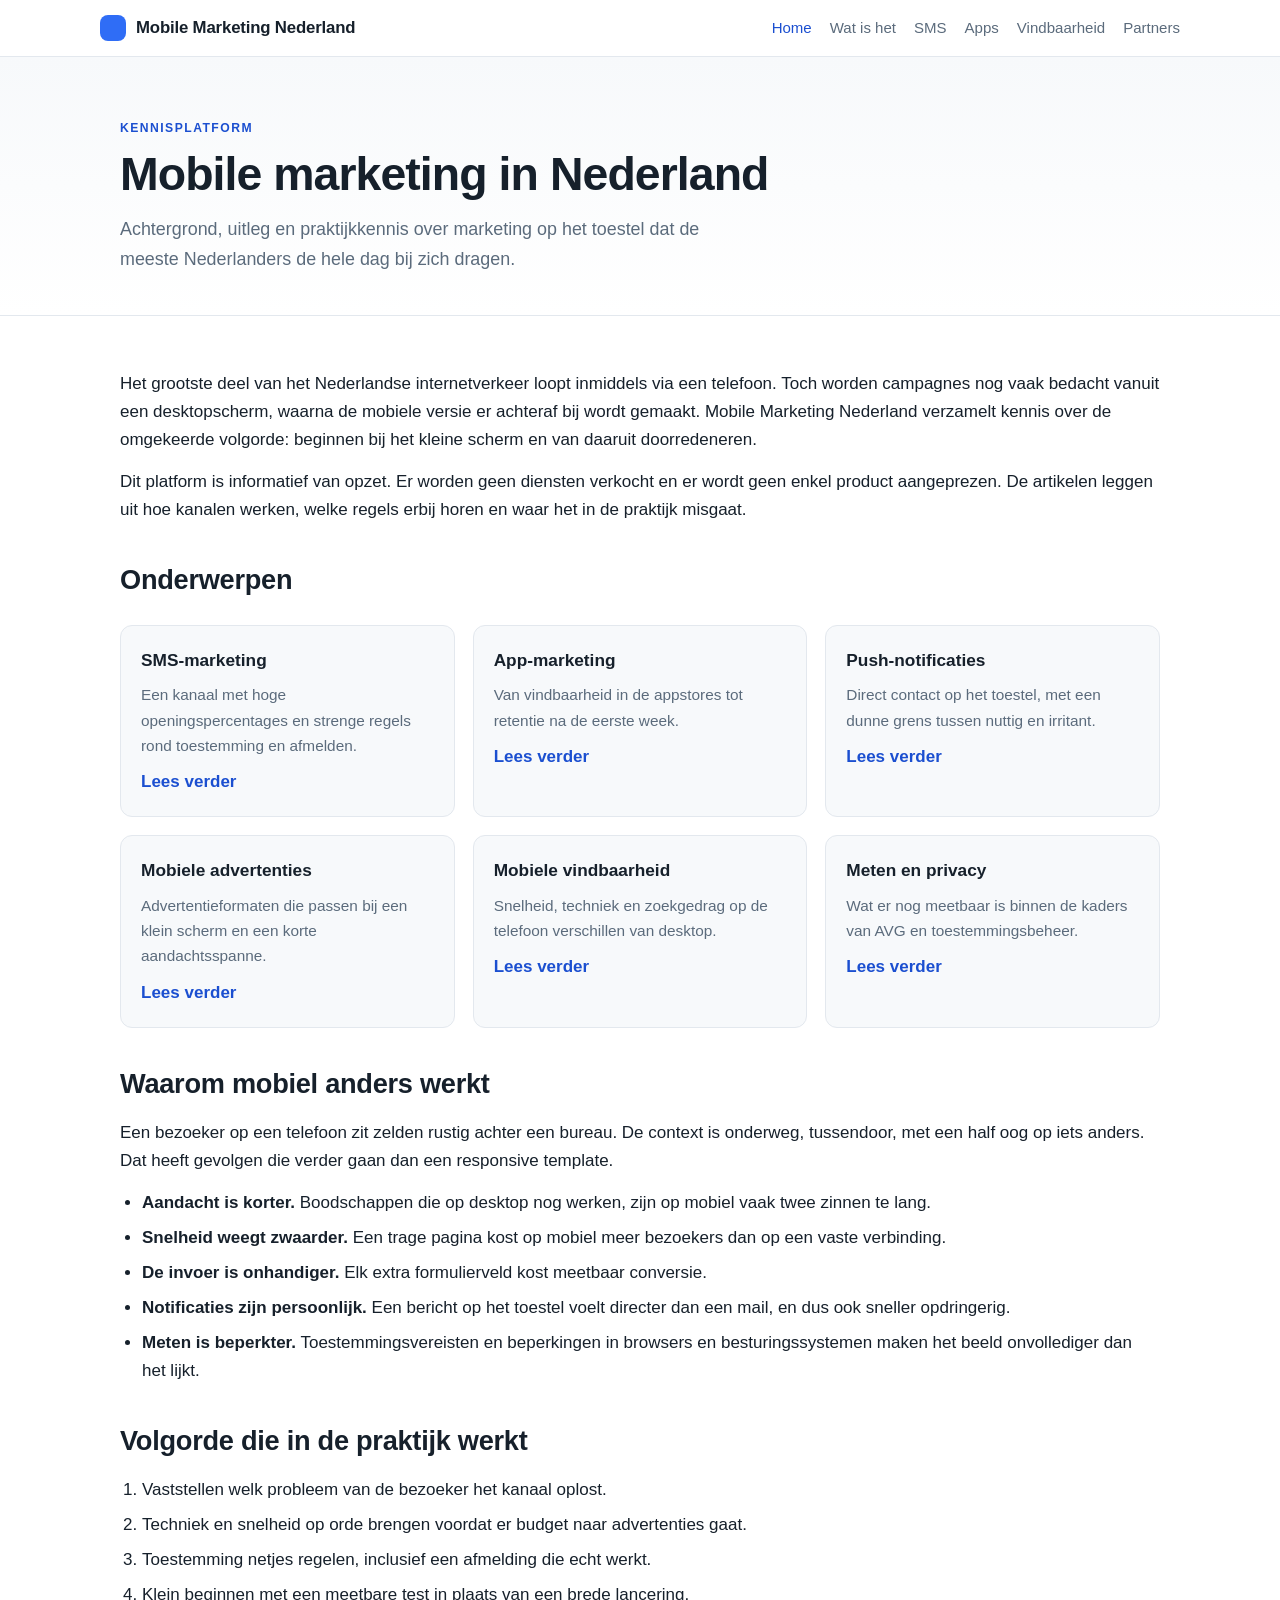
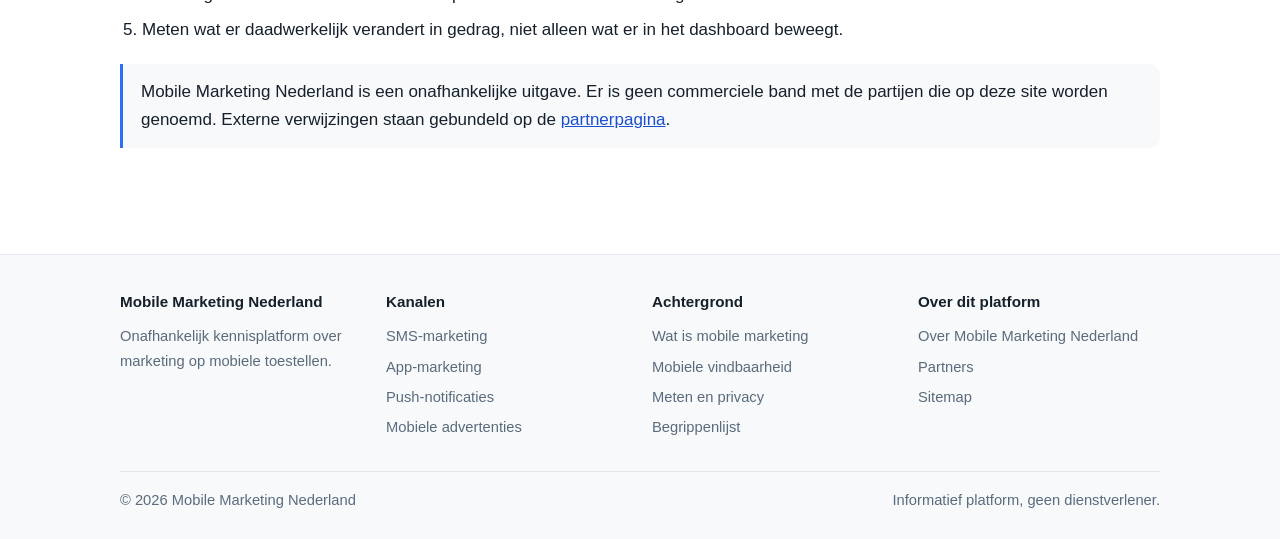
<file: index.html>
<!doctype html>
<html lang="nl">
<head>
<meta charset="utf-8">
<meta name="viewport" content="width=device-width,initial-scale=1">
<title>Mobile Marketing Nederland | Kennisplatform over marketing op mobiel</title>
<meta name="description" content="Onafhankelijk Nederlands kennisplatform over mobile marketing: SMS, apps, push-notificaties, mobiele advertenties, vindbaarheid en meetbaarheid.">
<link rel="canonical" href="https://mobilemarketingnederland.nl/">
<meta name="robots" content="index,follow,max-image-preview:large">
<meta property="og:type" content="website">
<meta property="og:locale" content="nl_NL">
<meta property="og:site_name" content="Mobile Marketing Nederland">
<meta property="og:title" content="Mobile Marketing Nederland | Kennisplatform over marketing op mobiel">
<meta property="og:description" content="Onafhankelijk Nederlands kennisplatform over mobile marketing: SMS, apps, push-notificaties, mobiele advertenties, vindbaarheid en meetbaarheid.">
<meta property="og:url" content="https://mobilemarketingnederland.nl/">
<link rel="stylesheet" href="/style.css">
<script type="application/ld+json">{"@context": "https://schema.org", "@graph": [{"@type": "WebSite", "@id": "https://mobilemarketingnederland.nl/#website", "url": "https://mobilemarketingnederland.nl/", "name": "Mobile Marketing Nederland", "inLanguage": "nl-NL", "publisher": {"@id": "https://mobilemarketingnederland.nl/#org"}}, {"@type": "Organization", "@id": "https://mobilemarketingnederland.nl/#org", "name": "Mobile Marketing Nederland", "url": "https://mobilemarketingnederland.nl/", "description": "Onafhankelijk kennisplatform over marketing op mobiele toestellen."}, {"@type": "WebPage", "@id": "https://mobilemarketingnederland.nl/#page", "url": "https://mobilemarketingnederland.nl/", "name": "Mobile Marketing Nederland | Kennisplatform over marketing op mobiel", "description": "Onafhankelijk Nederlands kennisplatform over mobile marketing: SMS, apps, push-notificaties, mobiele advertenties, vindbaarheid en meetbaarheid.", "inLanguage": "nl-NL", "isPartOf": {"@id": "https://mobilemarketingnederland.nl/#website"}}]}</script>
</head>
<body>
<header class="top"><div class="wrap bar">
<a class="brand" href="/"><span class="dot"></span>Mobile Marketing Nederland</a>
<nav class="main"><ul><li><a href="/" aria-current="page">Home</a></li><li><a href="/wat-is-mobile-marketing">Wat is het</a></li><li><a href="/sms-marketing">SMS</a></li><li><a href="/app-marketing">Apps</a></li><li><a href="/mobiele-vindbaarheid">Vindbaarheid</a></li><li><a href="/partners">Partners</a></li></ul></nav>
</div></header>
<section class="hero"><div class="wrap">
<span class="eyebrow">Kennisplatform</span>
<h1>Mobile marketing in Nederland</h1>
<p class="lead">Achtergrond, uitleg en praktijkkennis over marketing op het toestel dat de meeste Nederlanders de hele dag bij zich dragen.</p>
</div></section>

<main><div class="wrap">
<section class="block">
<p>Het grootste deel van het Nederlandse internetverkeer loopt inmiddels via een telefoon. Toch worden campagnes nog vaak bedacht vanuit een desktopscherm, waarna de mobiele versie er achteraf bij wordt gemaakt. Mobile Marketing Nederland verzamelt kennis over de omgekeerde volgorde: beginnen bij het kleine scherm en van daaruit doorredeneren.</p>
<p>Dit platform is informatief van opzet. Er worden geen diensten verkocht en er wordt geen enkel product aangeprezen. De artikelen leggen uit hoe kanalen werken, welke regels erbij horen en waar het in de praktijk misgaat.</p>

<h2>Onderwerpen</h2>
<div class="grid">
<div class="card"><h3>SMS-marketing</h3><p>Een kanaal met hoge openingspercentages en strenge regels rond toestemming en afmelden.</p><a class="more" href="/sms-marketing">Lees verder</a></div>
<div class="card"><h3>App-marketing</h3><p>Van vindbaarheid in de appstores tot retentie na de eerste week.</p><a class="more" href="/app-marketing">Lees verder</a></div>
<div class="card"><h3>Push-notificaties</h3><p>Direct contact op het toestel, met een dunne grens tussen nuttig en irritant.</p><a class="more" href="/push-notificaties">Lees verder</a></div>
<div class="card"><h3>Mobiele advertenties</h3><p>Advertentieformaten die passen bij een klein scherm en een korte aandachtsspanne.</p><a class="more" href="/mobiele-advertenties">Lees verder</a></div>
<div class="card"><h3>Mobiele vindbaarheid</h3><p>Snelheid, techniek en zoekgedrag op de telefoon verschillen van desktop.</p><a class="more" href="/mobiele-vindbaarheid">Lees verder</a></div>
<div class="card"><h3>Meten en privacy</h3><p>Wat er nog meetbaar is binnen de kaders van AVG en toestemmingsbeheer.</p><a class="more" href="/meten-en-privacy">Lees verder</a></div>
</div>

<h2>Waarom mobiel anders werkt</h2>
<p>Een bezoeker op een telefoon zit zelden rustig achter een bureau. De context is onderweg, tussendoor, met een half oog op iets anders. Dat heeft gevolgen die verder gaan dan een responsive template.</p>
<ul class="body">
<li><strong>Aandacht is korter.</strong> Boodschappen die op desktop nog werken, zijn op mobiel vaak twee zinnen te lang.</li>
<li><strong>Snelheid weegt zwaarder.</strong> Een trage pagina kost op mobiel meer bezoekers dan op een vaste verbinding.</li>
<li><strong>De invoer is onhandiger.</strong> Elk extra formulierveld kost meetbaar conversie.</li>
<li><strong>Notificaties zijn persoonlijk.</strong> Een bericht op het toestel voelt directer dan een mail, en dus ook sneller opdringerig.</li>
<li><strong>Meten is beperkter.</strong> Toestemmingsvereisten en beperkingen in browsers en besturingssystemen maken het beeld onvollediger dan het lijkt.</li>
</ul>

<h2>Volgorde die in de praktijk werkt</h2>
<ol class="body">
<li>Vaststellen welk probleem van de bezoeker het kanaal oplost.</li>
<li>Techniek en snelheid op orde brengen voordat er budget naar advertenties gaat.</li>
<li>Toestemming netjes regelen, inclusief een afmelding die echt werkt.</li>
<li>Klein beginnen met een meetbare test in plaats van een brede lancering.</li>
<li>Meten wat er daadwerkelijk verandert in gedrag, niet alleen wat er in het dashboard beweegt.</li>
</ol>

<div class="note"><p>Mobile Marketing Nederland is een onafhankelijke uitgave. Er is geen commerciele band met de partijen die op deze site worden genoemd. Externe verwijzingen staan gebundeld op de <a href="/partners">partnerpagina</a>.</p></div>
</section>
</div></main>
<footer><div class="wrap">
<div class="fgrid">
<div><h4>Mobile Marketing Nederland</h4><p>Onafhankelijk kennisplatform over marketing op mobiele toestellen.</p></div>
<div><h4>Kanalen</h4><ul><li><a href="/sms-marketing">SMS-marketing</a></li><li><a href="/app-marketing">App-marketing</a></li><li><a href="/push-notificaties">Push-notificaties</a></li><li><a href="/mobiele-advertenties">Mobiele advertenties</a></li></ul></div><div><h4>Achtergrond</h4><ul><li><a href="/wat-is-mobile-marketing">Wat is mobile marketing</a></li><li><a href="/mobiele-vindbaarheid">Mobiele vindbaarheid</a></li><li><a href="/meten-en-privacy">Meten en privacy</a></li><li><a href="/begrippenlijst">Begrippenlijst</a></li></ul></div><div><h4>Over dit platform</h4><ul><li><a href="/over">Over Mobile Marketing Nederland</a></li><li><a href="/partners">Partners</a></li><li><a href="/sitemap.xml">Sitemap</a></li></ul></div>
</div>
<div class="fbottom"><span>&copy; 2026 Mobile Marketing Nederland</span><span>Informatief platform, geen dienstverlener.</span></div>
</div></footer>
</body>
</html>
</file>
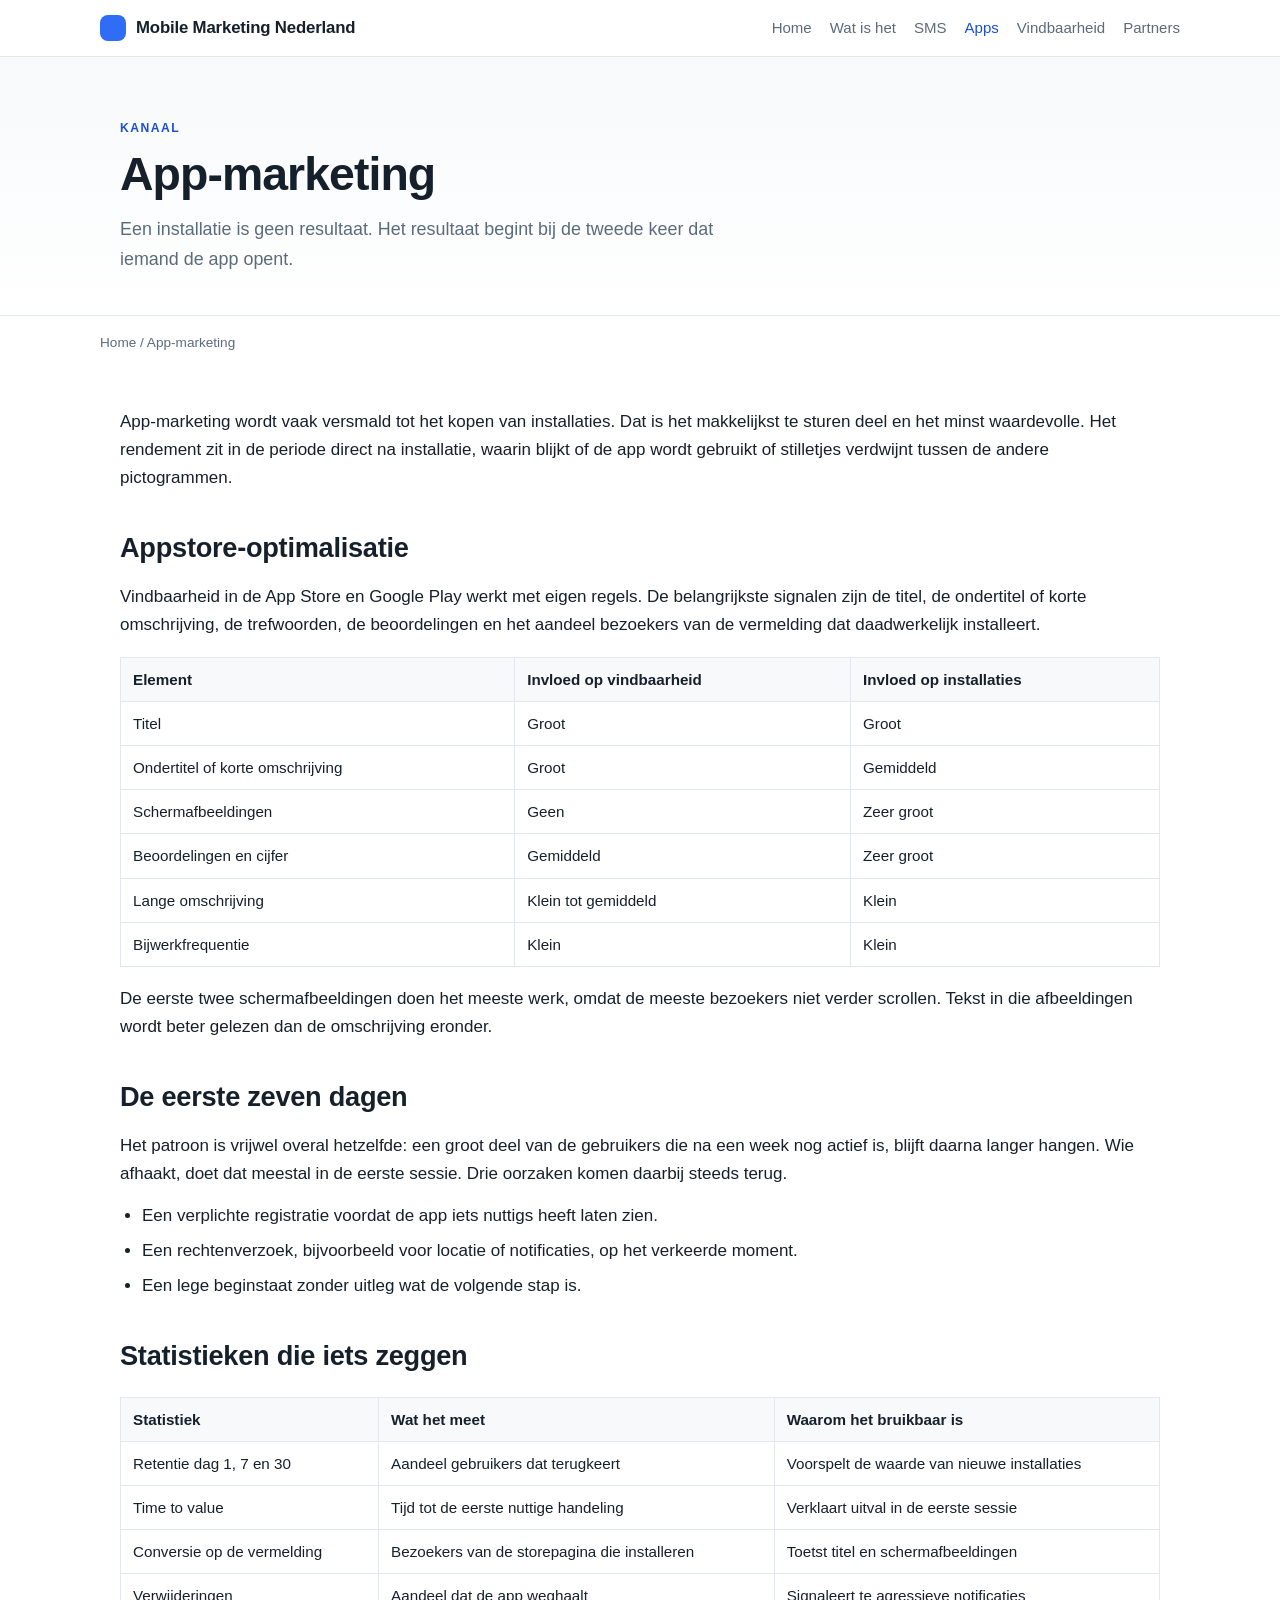
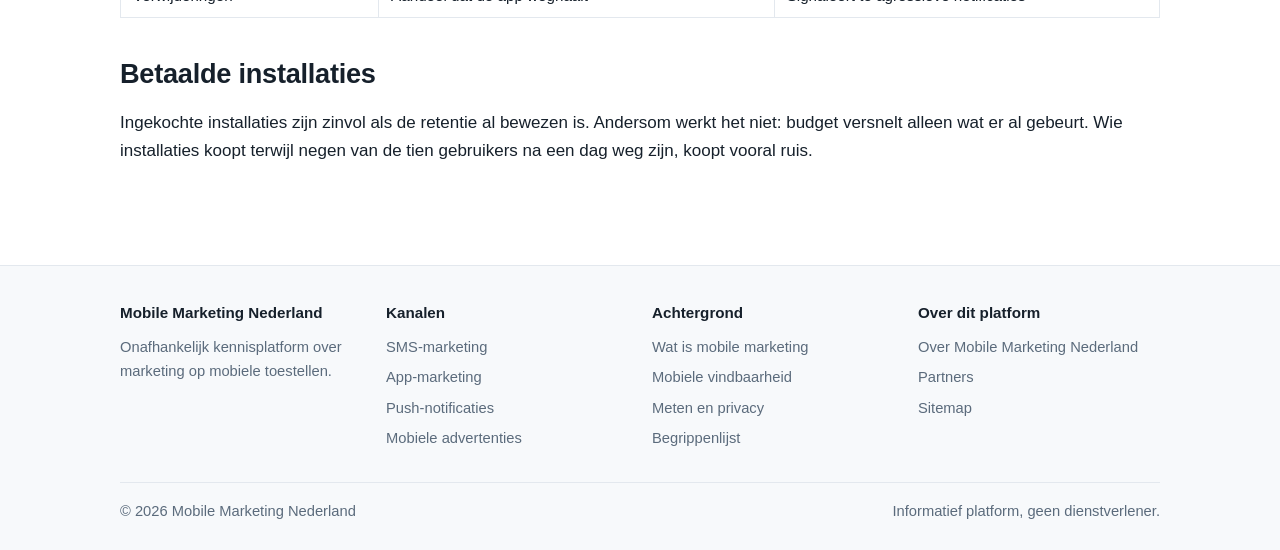
<file: app-marketing.html>
<!doctype html>
<html lang="nl">
<head>
<meta charset="utf-8">
<meta name="viewport" content="width=device-width,initial-scale=1">
<title>App-marketing en appstore-optimalisatie | Mobile Marketing Nederland</title>
<meta name="description" content="Uitleg over app-marketing: vindbaarheid in de appstores, de eerste zeven dagen na installatie, retentie en veelgebruikte statistieken.">
<link rel="canonical" href="https://mobilemarketingnederland.nl/app-marketing">
<meta name="robots" content="index,follow,max-image-preview:large">
<meta property="og:type" content="website">
<meta property="og:locale" content="nl_NL">
<meta property="og:site_name" content="Mobile Marketing Nederland">
<meta property="og:title" content="App-marketing en appstore-optimalisatie | Mobile Marketing Nederland">
<meta property="og:description" content="Uitleg over app-marketing: vindbaarheid in de appstores, de eerste zeven dagen na installatie, retentie en veelgebruikte statistieken.">
<meta property="og:url" content="https://mobilemarketingnederland.nl/app-marketing">
<link rel="stylesheet" href="/style.css">
<script type="application/ld+json">{"@context": "https://schema.org", "@graph": [{"@type": "WebSite", "@id": "https://mobilemarketingnederland.nl/#website", "url": "https://mobilemarketingnederland.nl/", "name": "Mobile Marketing Nederland", "inLanguage": "nl-NL", "publisher": {"@id": "https://mobilemarketingnederland.nl/#org"}}, {"@type": "Organization", "@id": "https://mobilemarketingnederland.nl/#org", "name": "Mobile Marketing Nederland", "url": "https://mobilemarketingnederland.nl/", "description": "Onafhankelijk kennisplatform over marketing op mobiele toestellen."}, {"@type": "WebPage", "@id": "https://mobilemarketingnederland.nl/app-marketing#page", "url": "https://mobilemarketingnederland.nl/app-marketing", "name": "App-marketing en appstore-optimalisatie | Mobile Marketing Nederland", "description": "Uitleg over app-marketing: vindbaarheid in de appstores, de eerste zeven dagen na installatie, retentie en veelgebruikte statistieken.", "inLanguage": "nl-NL", "isPartOf": {"@id": "https://mobilemarketingnederland.nl/#website"}}]}</script>
</head>
<body>
<header class="top"><div class="wrap bar">
<a class="brand" href="/"><span class="dot"></span>Mobile Marketing Nederland</a>
<nav class="main"><ul><li><a href="/">Home</a></li><li><a href="/wat-is-mobile-marketing">Wat is het</a></li><li><a href="/sms-marketing">SMS</a></li><li><a href="/app-marketing" aria-current="page">Apps</a></li><li><a href="/mobiele-vindbaarheid">Vindbaarheid</a></li><li><a href="/partners">Partners</a></li></ul></nav>
</div></header>
<section class="hero"><div class="wrap">
<span class="eyebrow">Kanaal</span>
<h1>App-marketing</h1>
<p class="lead">Een installatie is geen resultaat. Het resultaat begint bij de tweede keer dat iemand de app opent.</p>
</div></section>
<div class="wrap crumb"><a href="/">Home</a> / App-marketing</div>
<main><div class="wrap">
<section class="block">
<p>App-marketing wordt vaak versmald tot het kopen van installaties. Dat is het makkelijkst te sturen deel en het minst waardevolle. Het rendement zit in de periode direct na installatie, waarin blijkt of de app wordt gebruikt of stilletjes verdwijnt tussen de andere pictogrammen.</p>

<h2>Appstore-optimalisatie</h2>
<p>Vindbaarheid in de App Store en Google Play werkt met eigen regels. De belangrijkste signalen zijn de titel, de ondertitel of korte omschrijving, de trefwoorden, de beoordelingen en het aandeel bezoekers van de vermelding dat daadwerkelijk installeert.</p>
<div class="tablewrap"><table>
<tr><th>Element</th><th>Invloed op vindbaarheid</th><th>Invloed op installaties</th></tr>
<tr><td>Titel</td><td>Groot</td><td>Groot</td></tr>
<tr><td>Ondertitel of korte omschrijving</td><td>Groot</td><td>Gemiddeld</td></tr>
<tr><td>Schermafbeeldingen</td><td>Geen</td><td>Zeer groot</td></tr>
<tr><td>Beoordelingen en cijfer</td><td>Gemiddeld</td><td>Zeer groot</td></tr>
<tr><td>Lange omschrijving</td><td>Klein tot gemiddeld</td><td>Klein</td></tr>
<tr><td>Bijwerkfrequentie</td><td>Klein</td><td>Klein</td></tr>
</table></div>
<p>De eerste twee schermafbeeldingen doen het meeste werk, omdat de meeste bezoekers niet verder scrollen. Tekst in die afbeeldingen wordt beter gelezen dan de omschrijving eronder.</p>

<h2>De eerste zeven dagen</h2>
<p>Het patroon is vrijwel overal hetzelfde: een groot deel van de gebruikers die na een week nog actief is, blijft daarna langer hangen. Wie afhaakt, doet dat meestal in de eerste sessie. Drie oorzaken komen daarbij steeds terug.</p>
<ul class="body">
<li>Een verplichte registratie voordat de app iets nuttigs heeft laten zien.</li>
<li>Een rechtenverzoek, bijvoorbeeld voor locatie of notificaties, op het verkeerde moment.</li>
<li>Een lege beginstaat zonder uitleg wat de volgende stap is.</li>
</ul>

<h2>Statistieken die iets zeggen</h2>
<div class="tablewrap"><table>
<tr><th>Statistiek</th><th>Wat het meet</th><th>Waarom het bruikbaar is</th></tr>
<tr><td>Retentie dag 1, 7 en 30</td><td>Aandeel gebruikers dat terugkeert</td><td>Voorspelt de waarde van nieuwe installaties</td></tr>
<tr><td>Time to value</td><td>Tijd tot de eerste nuttige handeling</td><td>Verklaart uitval in de eerste sessie</td></tr>
<tr><td>Conversie op de vermelding</td><td>Bezoekers van de storepagina die installeren</td><td>Toetst titel en schermafbeeldingen</td></tr>
<tr><td>Verwijderingen</td><td>Aandeel dat de app weghaalt</td><td>Signaleert te agressieve notificaties</td></tr>
</table></div>

<h2>Betaalde installaties</h2>
<p>Ingekochte installaties zijn zinvol als de retentie al bewezen is. Andersom werkt het niet: budget versnelt alleen wat er al gebeurt. Wie installaties koopt terwijl negen van de tien gebruikers na een dag weg zijn, koopt vooral ruis.</p>
</section>
</div></main>
<footer><div class="wrap">
<div class="fgrid">
<div><h4>Mobile Marketing Nederland</h4><p>Onafhankelijk kennisplatform over marketing op mobiele toestellen.</p></div>
<div><h4>Kanalen</h4><ul><li><a href="/sms-marketing">SMS-marketing</a></li><li><a href="/app-marketing">App-marketing</a></li><li><a href="/push-notificaties">Push-notificaties</a></li><li><a href="/mobiele-advertenties">Mobiele advertenties</a></li></ul></div><div><h4>Achtergrond</h4><ul><li><a href="/wat-is-mobile-marketing">Wat is mobile marketing</a></li><li><a href="/mobiele-vindbaarheid">Mobiele vindbaarheid</a></li><li><a href="/meten-en-privacy">Meten en privacy</a></li><li><a href="/begrippenlijst">Begrippenlijst</a></li></ul></div><div><h4>Over dit platform</h4><ul><li><a href="/over">Over Mobile Marketing Nederland</a></li><li><a href="/partners">Partners</a></li><li><a href="/sitemap.xml">Sitemap</a></li></ul></div>
</div>
<div class="fbottom"><span>&copy; 2026 Mobile Marketing Nederland</span><span>Informatief platform, geen dienstverlener.</span></div>
</div></footer>
</body>
</html>
</file>
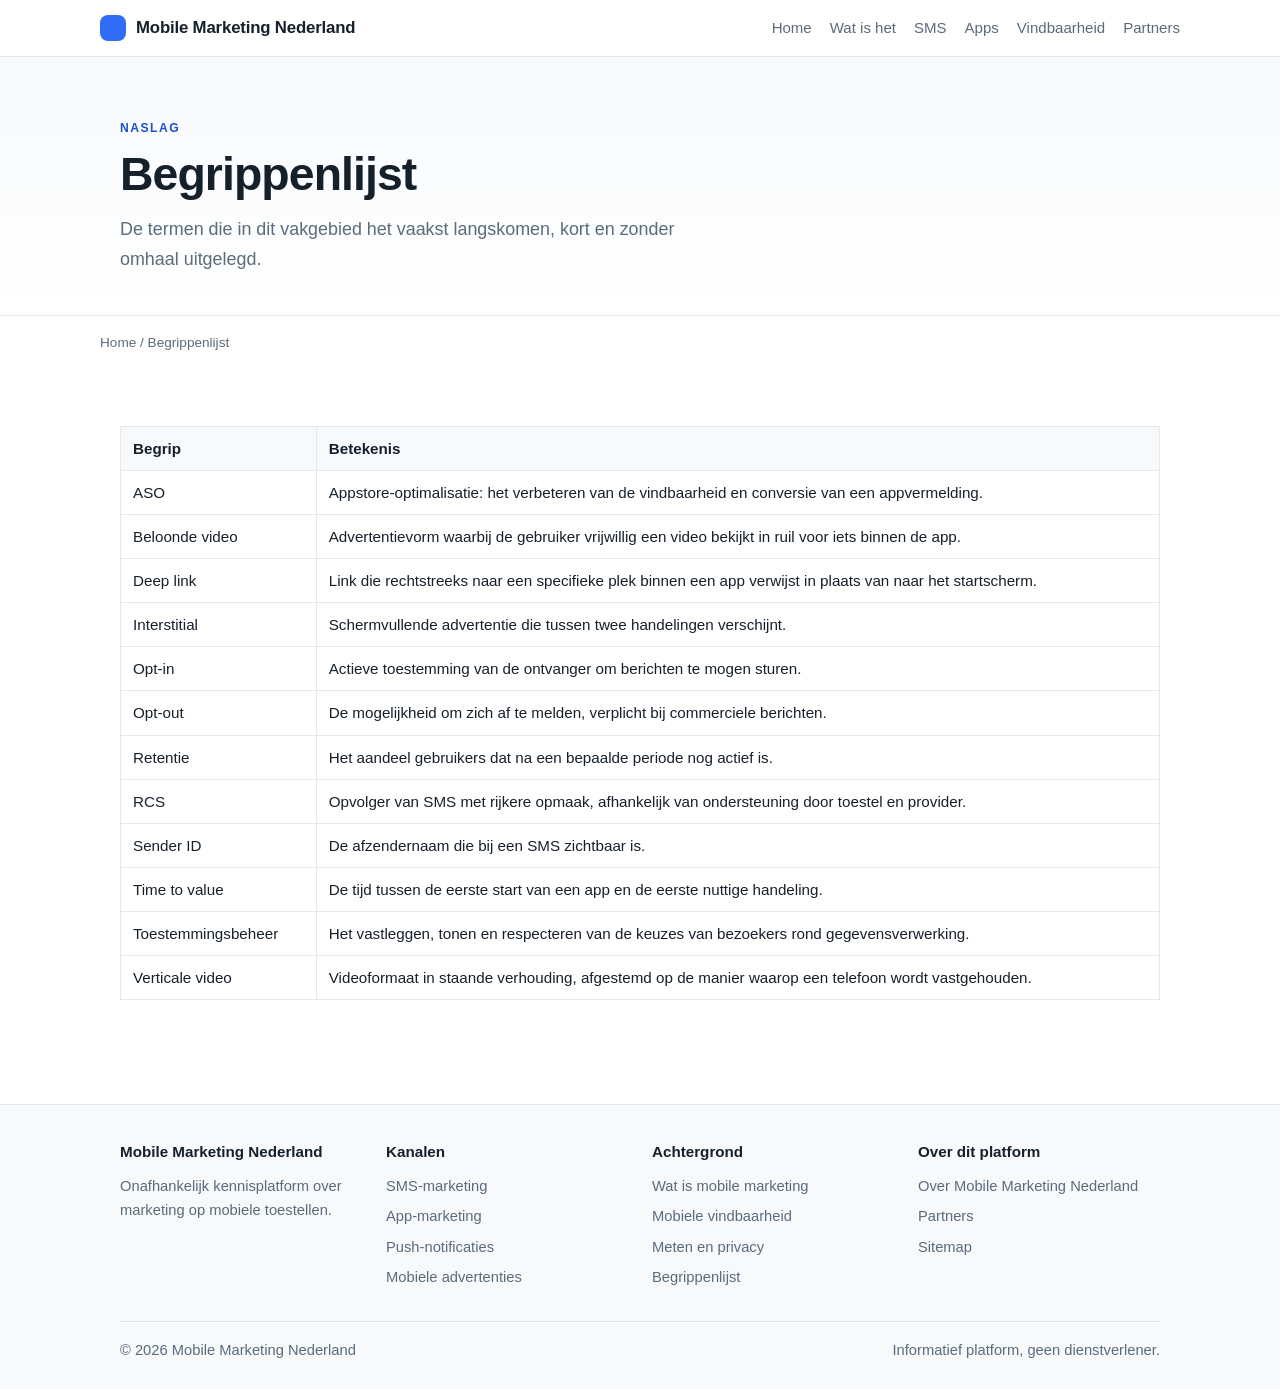
<file: begrippenlijst.html>
<!doctype html>
<html lang="nl">
<head>
<meta charset="utf-8">
<meta name="viewport" content="width=device-width,initial-scale=1">
<title>Begrippenlijst mobile marketing | Mobile Marketing Nederland</title>
<meta name="description" content="Verklarende woordenlijst met veelgebruikte begrippen uit mobile marketing, van ASO en interstitial tot retentie en opt-in.">
<link rel="canonical" href="https://mobilemarketingnederland.nl/begrippenlijst">
<meta name="robots" content="index,follow,max-image-preview:large">
<meta property="og:type" content="website">
<meta property="og:locale" content="nl_NL">
<meta property="og:site_name" content="Mobile Marketing Nederland">
<meta property="og:title" content="Begrippenlijst mobile marketing | Mobile Marketing Nederland">
<meta property="og:description" content="Verklarende woordenlijst met veelgebruikte begrippen uit mobile marketing, van ASO en interstitial tot retentie en opt-in.">
<meta property="og:url" content="https://mobilemarketingnederland.nl/begrippenlijst">
<link rel="stylesheet" href="/style.css">
<script type="application/ld+json">{"@context": "https://schema.org", "@graph": [{"@type": "WebSite", "@id": "https://mobilemarketingnederland.nl/#website", "url": "https://mobilemarketingnederland.nl/", "name": "Mobile Marketing Nederland", "inLanguage": "nl-NL", "publisher": {"@id": "https://mobilemarketingnederland.nl/#org"}}, {"@type": "Organization", "@id": "https://mobilemarketingnederland.nl/#org", "name": "Mobile Marketing Nederland", "url": "https://mobilemarketingnederland.nl/", "description": "Onafhankelijk kennisplatform over marketing op mobiele toestellen."}, {"@type": "WebPage", "@id": "https://mobilemarketingnederland.nl/begrippenlijst#page", "url": "https://mobilemarketingnederland.nl/begrippenlijst", "name": "Begrippenlijst mobile marketing | Mobile Marketing Nederland", "description": "Verklarende woordenlijst met veelgebruikte begrippen uit mobile marketing, van ASO en interstitial tot retentie en opt-in.", "inLanguage": "nl-NL", "isPartOf": {"@id": "https://mobilemarketingnederland.nl/#website"}}]}</script>
</head>
<body>
<header class="top"><div class="wrap bar">
<a class="brand" href="/"><span class="dot"></span>Mobile Marketing Nederland</a>
<nav class="main"><ul><li><a href="/">Home</a></li><li><a href="/wat-is-mobile-marketing">Wat is het</a></li><li><a href="/sms-marketing">SMS</a></li><li><a href="/app-marketing">Apps</a></li><li><a href="/mobiele-vindbaarheid">Vindbaarheid</a></li><li><a href="/partners">Partners</a></li></ul></nav>
</div></header>
<section class="hero"><div class="wrap">
<span class="eyebrow">Naslag</span>
<h1>Begrippenlijst</h1>
<p class="lead">De termen die in dit vakgebied het vaakst langskomen, kort en zonder omhaal uitgelegd.</p>
</div></section>
<div class="wrap crumb"><a href="/">Home</a> / Begrippenlijst</div>
<main><div class="wrap">
<section class="block">
<div class="tablewrap"><table>
<tr><th>Begrip</th><th>Betekenis</th></tr>
<tr><td>ASO</td><td>Appstore-optimalisatie: het verbeteren van de vindbaarheid en conversie van een appvermelding.</td></tr>
<tr><td>Beloonde video</td><td>Advertentievorm waarbij de gebruiker vrijwillig een video bekijkt in ruil voor iets binnen de app.</td></tr>
<tr><td>Deep link</td><td>Link die rechtstreeks naar een specifieke plek binnen een app verwijst in plaats van naar het startscherm.</td></tr>
<tr><td>Interstitial</td><td>Schermvullende advertentie die tussen twee handelingen verschijnt.</td></tr>
<tr><td>Opt-in</td><td>Actieve toestemming van de ontvanger om berichten te mogen sturen.</td></tr>
<tr><td>Opt-out</td><td>De mogelijkheid om zich af te melden, verplicht bij commerciele berichten.</td></tr>
<tr><td>Retentie</td><td>Het aandeel gebruikers dat na een bepaalde periode nog actief is.</td></tr>
<tr><td>RCS</td><td>Opvolger van SMS met rijkere opmaak, afhankelijk van ondersteuning door toestel en provider.</td></tr>
<tr><td>Sender ID</td><td>De afzendernaam die bij een SMS zichtbaar is.</td></tr>
<tr><td>Time to value</td><td>De tijd tussen de eerste start van een app en de eerste nuttige handeling.</td></tr>
<tr><td>Toestemmingsbeheer</td><td>Het vastleggen, tonen en respecteren van de keuzes van bezoekers rond gegevensverwerking.</td></tr>
<tr><td>Verticale video</td><td>Videoformaat in staande verhouding, afgestemd op de manier waarop een telefoon wordt vastgehouden.</td></tr>
</table></div>
</section>
</div></main>
<footer><div class="wrap">
<div class="fgrid">
<div><h4>Mobile Marketing Nederland</h4><p>Onafhankelijk kennisplatform over marketing op mobiele toestellen.</p></div>
<div><h4>Kanalen</h4><ul><li><a href="/sms-marketing">SMS-marketing</a></li><li><a href="/app-marketing">App-marketing</a></li><li><a href="/push-notificaties">Push-notificaties</a></li><li><a href="/mobiele-advertenties">Mobiele advertenties</a></li></ul></div><div><h4>Achtergrond</h4><ul><li><a href="/wat-is-mobile-marketing">Wat is mobile marketing</a></li><li><a href="/mobiele-vindbaarheid">Mobiele vindbaarheid</a></li><li><a href="/meten-en-privacy">Meten en privacy</a></li><li><a href="/begrippenlijst">Begrippenlijst</a></li></ul></div><div><h4>Over dit platform</h4><ul><li><a href="/over">Over Mobile Marketing Nederland</a></li><li><a href="/partners">Partners</a></li><li><a href="/sitemap.xml">Sitemap</a></li></ul></div>
</div>
<div class="fbottom"><span>&copy; 2026 Mobile Marketing Nederland</span><span>Informatief platform, geen dienstverlener.</span></div>
</div></footer>
</body>
</html>
</file>
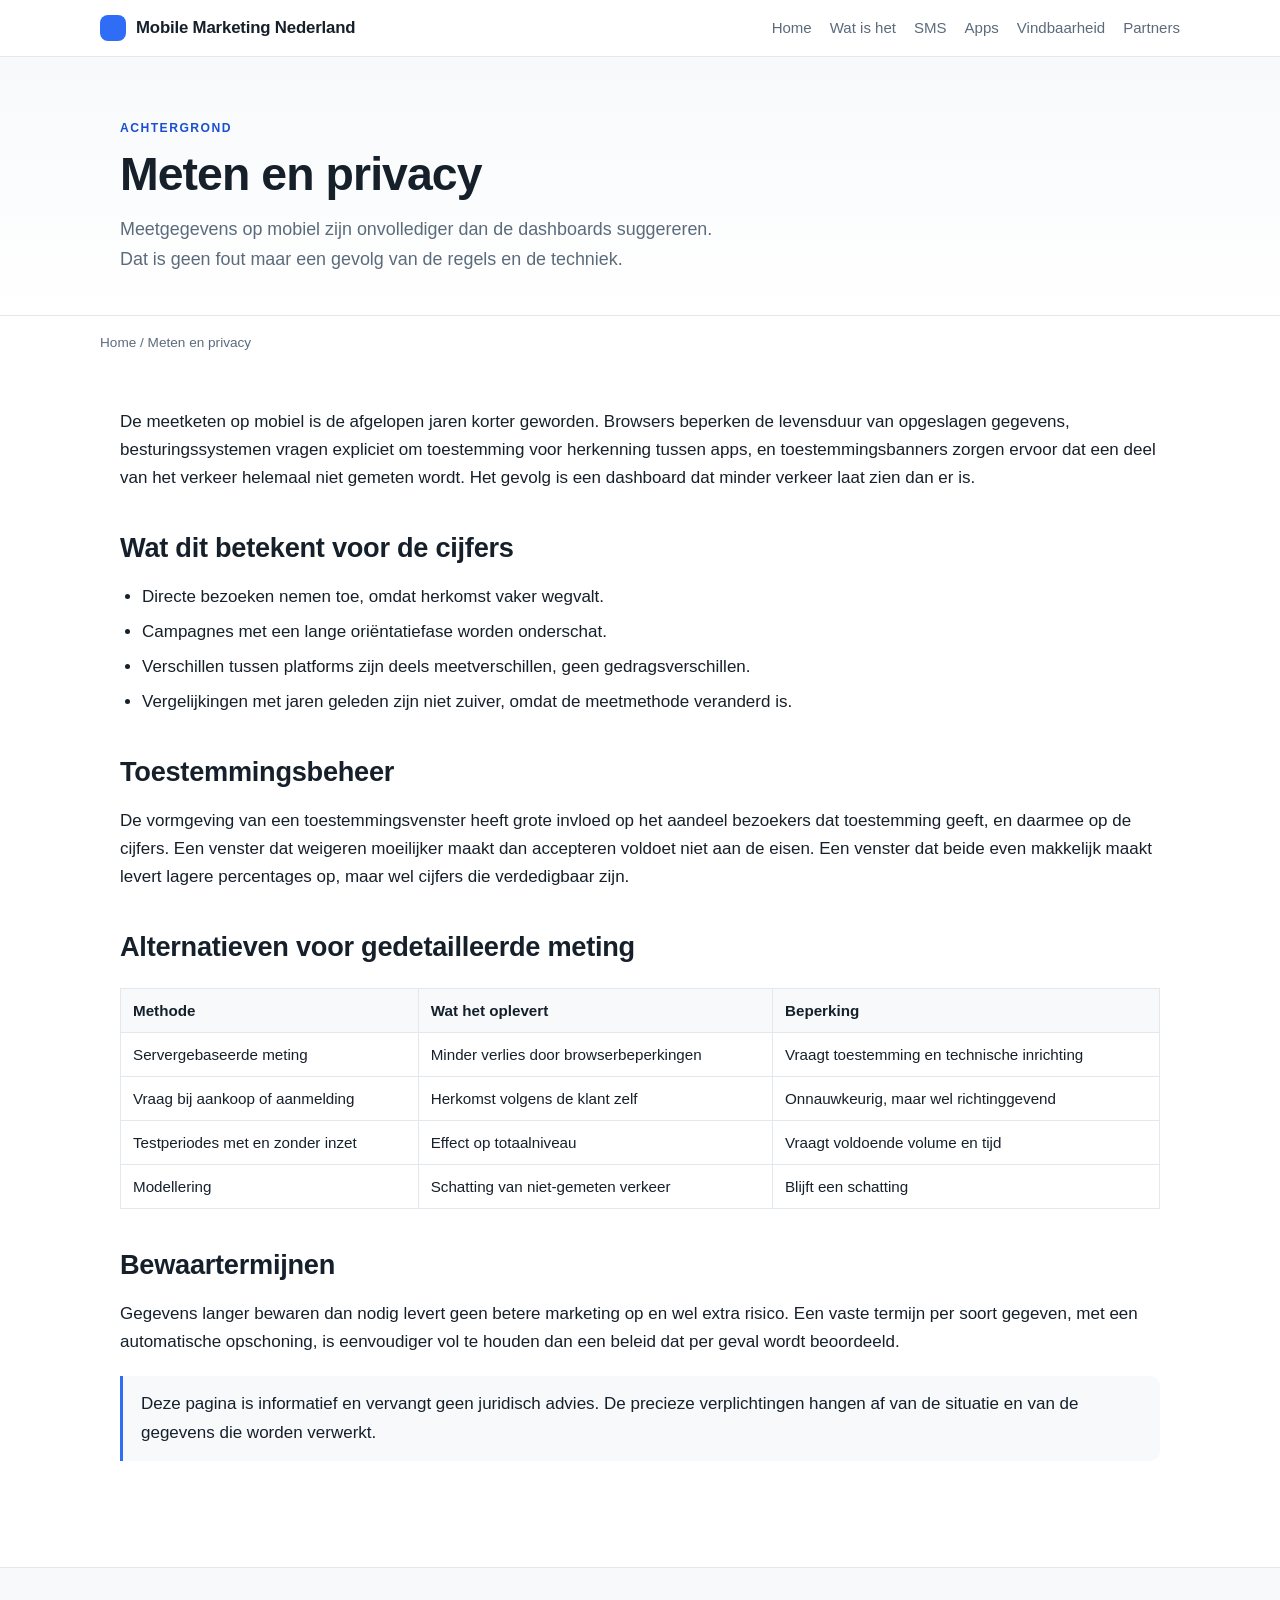
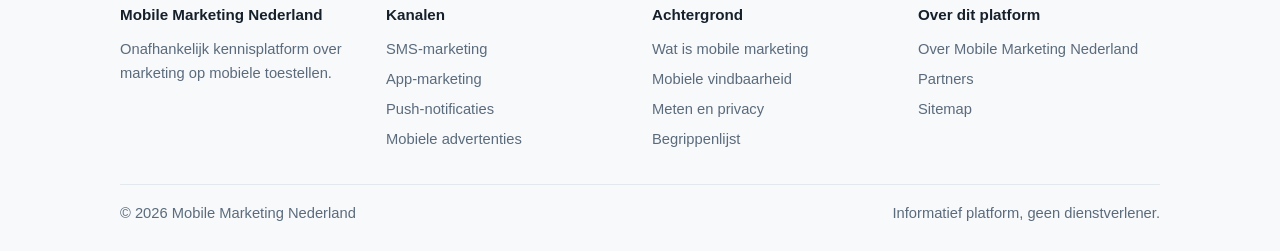
<file: meten-en-privacy.html>
<!doctype html>
<html lang="nl">
<head>
<meta charset="utf-8">
<meta name="viewport" content="width=device-width,initial-scale=1">
<title>Meten en privacy op mobiel | Mobile Marketing Nederland</title>
<meta name="description" content="Wat er op mobiel nog meetbaar is binnen AVG en Telecommunicatiewet, en hoe toestemmingsbeheer de cijfers beinvloedt.">
<link rel="canonical" href="https://mobilemarketingnederland.nl/meten-en-privacy">
<meta name="robots" content="index,follow,max-image-preview:large">
<meta property="og:type" content="website">
<meta property="og:locale" content="nl_NL">
<meta property="og:site_name" content="Mobile Marketing Nederland">
<meta property="og:title" content="Meten en privacy op mobiel | Mobile Marketing Nederland">
<meta property="og:description" content="Wat er op mobiel nog meetbaar is binnen AVG en Telecommunicatiewet, en hoe toestemmingsbeheer de cijfers beinvloedt.">
<meta property="og:url" content="https://mobilemarketingnederland.nl/meten-en-privacy">
<link rel="stylesheet" href="/style.css">
<script type="application/ld+json">{"@context": "https://schema.org", "@graph": [{"@type": "WebSite", "@id": "https://mobilemarketingnederland.nl/#website", "url": "https://mobilemarketingnederland.nl/", "name": "Mobile Marketing Nederland", "inLanguage": "nl-NL", "publisher": {"@id": "https://mobilemarketingnederland.nl/#org"}}, {"@type": "Organization", "@id": "https://mobilemarketingnederland.nl/#org", "name": "Mobile Marketing Nederland", "url": "https://mobilemarketingnederland.nl/", "description": "Onafhankelijk kennisplatform over marketing op mobiele toestellen."}, {"@type": "WebPage", "@id": "https://mobilemarketingnederland.nl/meten-en-privacy#page", "url": "https://mobilemarketingnederland.nl/meten-en-privacy", "name": "Meten en privacy op mobiel | Mobile Marketing Nederland", "description": "Wat er op mobiel nog meetbaar is binnen AVG en Telecommunicatiewet, en hoe toestemmingsbeheer de cijfers beinvloedt.", "inLanguage": "nl-NL", "isPartOf": {"@id": "https://mobilemarketingnederland.nl/#website"}}]}</script>
</head>
<body>
<header class="top"><div class="wrap bar">
<a class="brand" href="/"><span class="dot"></span>Mobile Marketing Nederland</a>
<nav class="main"><ul><li><a href="/">Home</a></li><li><a href="/wat-is-mobile-marketing">Wat is het</a></li><li><a href="/sms-marketing">SMS</a></li><li><a href="/app-marketing">Apps</a></li><li><a href="/mobiele-vindbaarheid">Vindbaarheid</a></li><li><a href="/partners">Partners</a></li></ul></nav>
</div></header>
<section class="hero"><div class="wrap">
<span class="eyebrow">Achtergrond</span>
<h1>Meten en privacy</h1>
<p class="lead">Meetgegevens op mobiel zijn onvollediger dan de dashboards suggereren. Dat is geen fout maar een gevolg van de regels en de techniek.</p>
</div></section>
<div class="wrap crumb"><a href="/">Home</a> / Meten en privacy</div>
<main><div class="wrap">
<section class="block">
<p>De meetketen op mobiel is de afgelopen jaren korter geworden. Browsers beperken de levensduur van opgeslagen gegevens, besturingssystemen vragen expliciet om toestemming voor herkenning tussen apps, en toestemmingsbanners zorgen ervoor dat een deel van het verkeer helemaal niet gemeten wordt. Het gevolg is een dashboard dat minder verkeer laat zien dan er is.</p>

<h2>Wat dit betekent voor de cijfers</h2>
<ul class="body">
<li>Directe bezoeken nemen toe, omdat herkomst vaker wegvalt.</li>
<li>Campagnes met een lange oriëntatiefase worden onderschat.</li>
<li>Verschillen tussen platforms zijn deels meetverschillen, geen gedragsverschillen.</li>
<li>Vergelijkingen met jaren geleden zijn niet zuiver, omdat de meetmethode veranderd is.</li>
</ul>

<h2>Toestemmingsbeheer</h2>
<p>De vormgeving van een toestemmingsvenster heeft grote invloed op het aandeel bezoekers dat toestemming geeft, en daarmee op de cijfers. Een venster dat weigeren moeilijker maakt dan accepteren voldoet niet aan de eisen. Een venster dat beide even makkelijk maakt levert lagere percentages op, maar wel cijfers die verdedigbaar zijn.</p>

<h2>Alternatieven voor gedetailleerde meting</h2>
<div class="tablewrap"><table>
<tr><th>Methode</th><th>Wat het oplevert</th><th>Beperking</th></tr>
<tr><td>Servergebaseerde meting</td><td>Minder verlies door browserbeperkingen</td><td>Vraagt toestemming en technische inrichting</td></tr>
<tr><td>Vraag bij aankoop of aanmelding</td><td>Herkomst volgens de klant zelf</td><td>Onnauwkeurig, maar wel richtinggevend</td></tr>
<tr><td>Testperiodes met en zonder inzet</td><td>Effect op totaalniveau</td><td>Vraagt voldoende volume en tijd</td></tr>
<tr><td>Modellering</td><td>Schatting van niet-gemeten verkeer</td><td>Blijft een schatting</td></tr>
</table></div>

<h2>Bewaartermijnen</h2>
<p>Gegevens langer bewaren dan nodig levert geen betere marketing op en wel extra risico. Een vaste termijn per soort gegeven, met een automatische opschoning, is eenvoudiger vol te houden dan een beleid dat per geval wordt beoordeeld.</p>
<div class="note"><p>Deze pagina is informatief en vervangt geen juridisch advies. De precieze verplichtingen hangen af van de situatie en van de gegevens die worden verwerkt.</p></div>
</section>
</div></main>
<footer><div class="wrap">
<div class="fgrid">
<div><h4>Mobile Marketing Nederland</h4><p>Onafhankelijk kennisplatform over marketing op mobiele toestellen.</p></div>
<div><h4>Kanalen</h4><ul><li><a href="/sms-marketing">SMS-marketing</a></li><li><a href="/app-marketing">App-marketing</a></li><li><a href="/push-notificaties">Push-notificaties</a></li><li><a href="/mobiele-advertenties">Mobiele advertenties</a></li></ul></div><div><h4>Achtergrond</h4><ul><li><a href="/wat-is-mobile-marketing">Wat is mobile marketing</a></li><li><a href="/mobiele-vindbaarheid">Mobiele vindbaarheid</a></li><li><a href="/meten-en-privacy">Meten en privacy</a></li><li><a href="/begrippenlijst">Begrippenlijst</a></li></ul></div><div><h4>Over dit platform</h4><ul><li><a href="/over">Over Mobile Marketing Nederland</a></li><li><a href="/partners">Partners</a></li><li><a href="/sitemap.xml">Sitemap</a></li></ul></div>
</div>
<div class="fbottom"><span>&copy; 2026 Mobile Marketing Nederland</span><span>Informatief platform, geen dienstverlener.</span></div>
</div></footer>
</body>
</html>
</file>
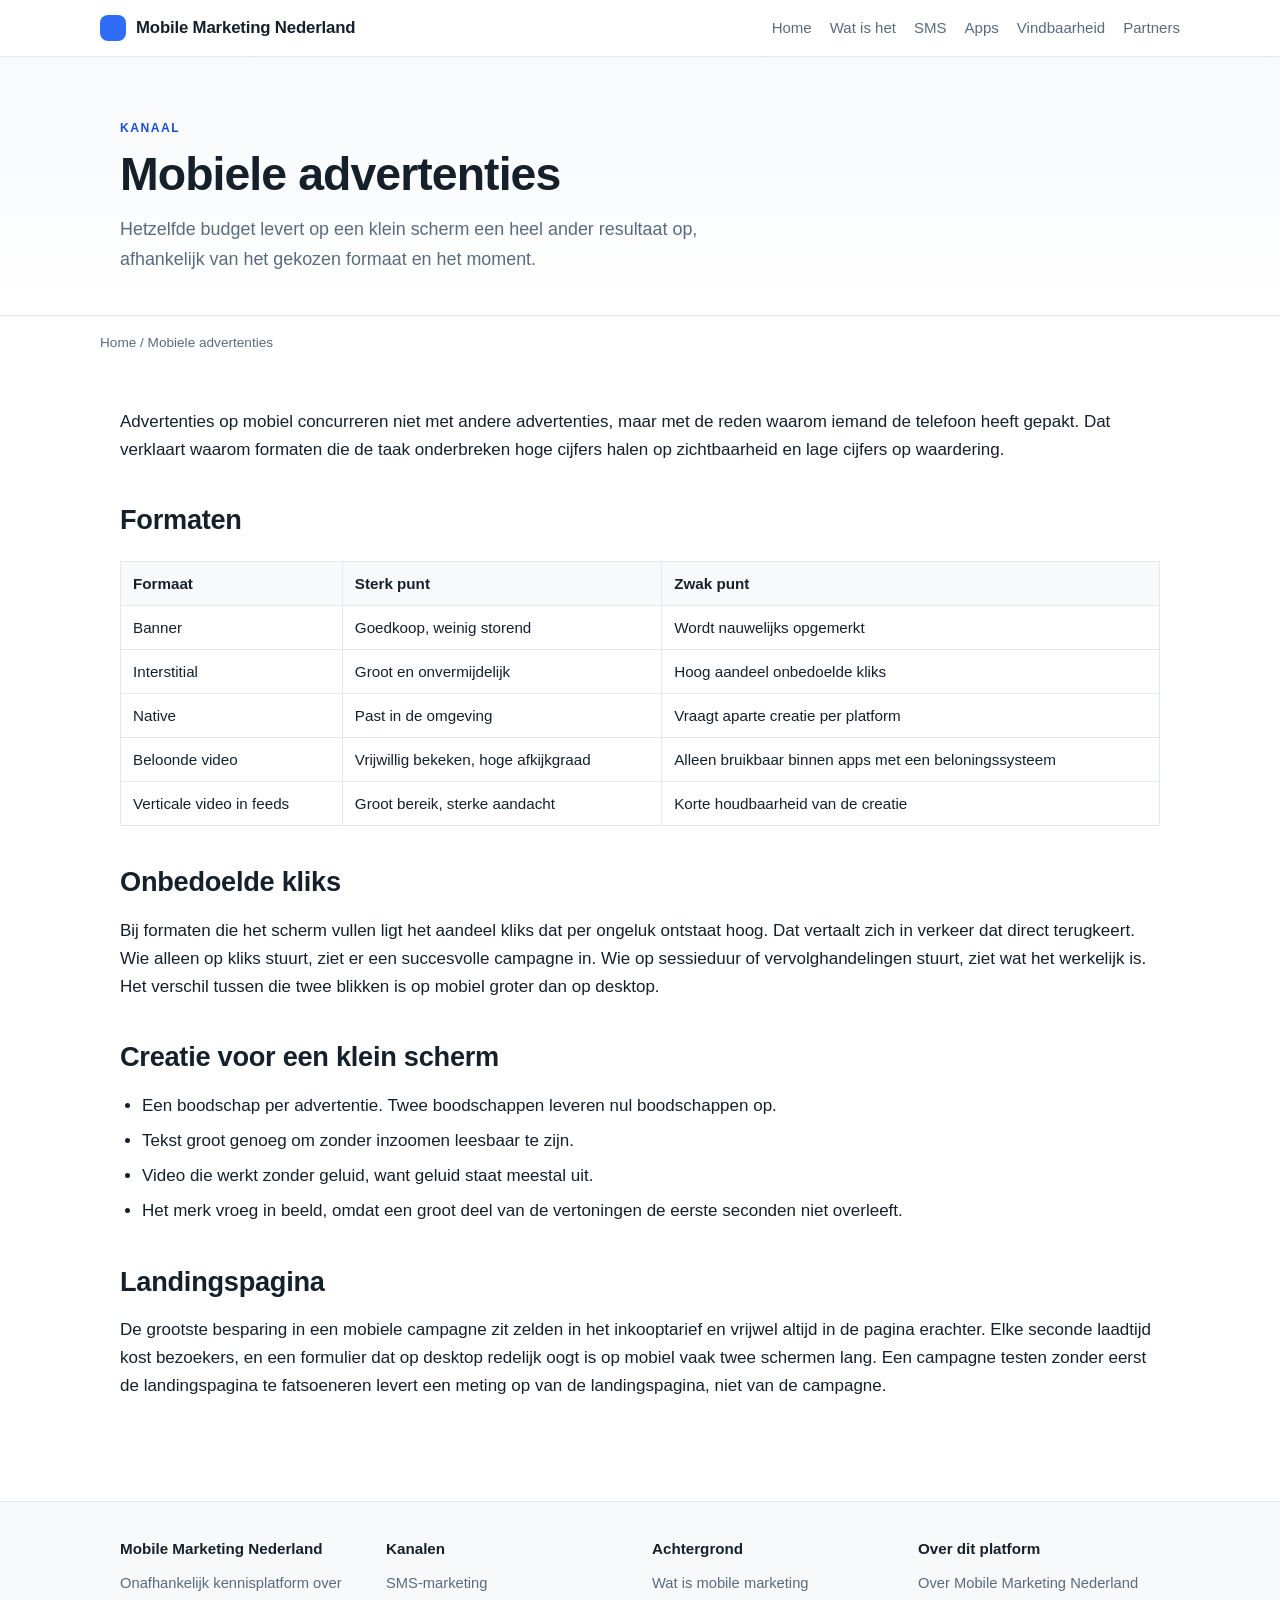
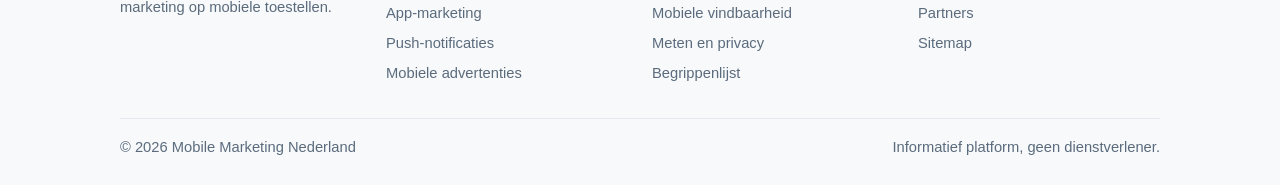
<file: mobiele-advertenties.html>
<!doctype html>
<html lang="nl">
<head>
<meta charset="utf-8">
<meta name="viewport" content="width=device-width,initial-scale=1">
<title>Mobiele advertenties en advertentieformaten | Mobile Marketing Nederland</title>
<meta name="description" content="Overzicht van advertentieformaten op mobiel, van banners en interstitials tot beloonde video, met hun sterke en zwakke kanten.">
<link rel="canonical" href="https://mobilemarketingnederland.nl/mobiele-advertenties">
<meta name="robots" content="index,follow,max-image-preview:large">
<meta property="og:type" content="website">
<meta property="og:locale" content="nl_NL">
<meta property="og:site_name" content="Mobile Marketing Nederland">
<meta property="og:title" content="Mobiele advertenties en advertentieformaten | Mobile Marketing Nederland">
<meta property="og:description" content="Overzicht van advertentieformaten op mobiel, van banners en interstitials tot beloonde video, met hun sterke en zwakke kanten.">
<meta property="og:url" content="https://mobilemarketingnederland.nl/mobiele-advertenties">
<link rel="stylesheet" href="/style.css">
<script type="application/ld+json">{"@context": "https://schema.org", "@graph": [{"@type": "WebSite", "@id": "https://mobilemarketingnederland.nl/#website", "url": "https://mobilemarketingnederland.nl/", "name": "Mobile Marketing Nederland", "inLanguage": "nl-NL", "publisher": {"@id": "https://mobilemarketingnederland.nl/#org"}}, {"@type": "Organization", "@id": "https://mobilemarketingnederland.nl/#org", "name": "Mobile Marketing Nederland", "url": "https://mobilemarketingnederland.nl/", "description": "Onafhankelijk kennisplatform over marketing op mobiele toestellen."}, {"@type": "WebPage", "@id": "https://mobilemarketingnederland.nl/mobiele-advertenties#page", "url": "https://mobilemarketingnederland.nl/mobiele-advertenties", "name": "Mobiele advertenties en advertentieformaten | Mobile Marketing Nederland", "description": "Overzicht van advertentieformaten op mobiel, van banners en interstitials tot beloonde video, met hun sterke en zwakke kanten.", "inLanguage": "nl-NL", "isPartOf": {"@id": "https://mobilemarketingnederland.nl/#website"}}]}</script>
</head>
<body>
<header class="top"><div class="wrap bar">
<a class="brand" href="/"><span class="dot"></span>Mobile Marketing Nederland</a>
<nav class="main"><ul><li><a href="/">Home</a></li><li><a href="/wat-is-mobile-marketing">Wat is het</a></li><li><a href="/sms-marketing">SMS</a></li><li><a href="/app-marketing">Apps</a></li><li><a href="/mobiele-vindbaarheid">Vindbaarheid</a></li><li><a href="/partners">Partners</a></li></ul></nav>
</div></header>
<section class="hero"><div class="wrap">
<span class="eyebrow">Kanaal</span>
<h1>Mobiele advertenties</h1>
<p class="lead">Hetzelfde budget levert op een klein scherm een heel ander resultaat op, afhankelijk van het gekozen formaat en het moment.</p>
</div></section>
<div class="wrap crumb"><a href="/">Home</a> / Mobiele advertenties</div>
<main><div class="wrap">
<section class="block">
<p>Advertenties op mobiel concurreren niet met andere advertenties, maar met de reden waarom iemand de telefoon heeft gepakt. Dat verklaart waarom formaten die de taak onderbreken hoge cijfers halen op zichtbaarheid en lage cijfers op waardering.</p>

<h2>Formaten</h2>
<div class="tablewrap"><table>
<tr><th>Formaat</th><th>Sterk punt</th><th>Zwak punt</th></tr>
<tr><td>Banner</td><td>Goedkoop, weinig storend</td><td>Wordt nauwelijks opgemerkt</td></tr>
<tr><td>Interstitial</td><td>Groot en onvermijdelijk</td><td>Hoog aandeel onbedoelde kliks</td></tr>
<tr><td>Native</td><td>Past in de omgeving</td><td>Vraagt aparte creatie per platform</td></tr>
<tr><td>Beloonde video</td><td>Vrijwillig bekeken, hoge afkijkgraad</td><td>Alleen bruikbaar binnen apps met een beloningssysteem</td></tr>
<tr><td>Verticale video in feeds</td><td>Groot bereik, sterke aandacht</td><td>Korte houdbaarheid van de creatie</td></tr>
</table></div>

<h2>Onbedoelde kliks</h2>
<p>Bij formaten die het scherm vullen ligt het aandeel kliks dat per ongeluk ontstaat hoog. Dat vertaalt zich in verkeer dat direct terugkeert. Wie alleen op kliks stuurt, ziet er een succesvolle campagne in. Wie op sessieduur of vervolghandelingen stuurt, ziet wat het werkelijk is. Het verschil tussen die twee blikken is op mobiel groter dan op desktop.</p>

<h2>Creatie voor een klein scherm</h2>
<ul class="body">
<li>Een boodschap per advertentie. Twee boodschappen leveren nul boodschappen op.</li>
<li>Tekst groot genoeg om zonder inzoomen leesbaar te zijn.</li>
<li>Video die werkt zonder geluid, want geluid staat meestal uit.</li>
<li>Het merk vroeg in beeld, omdat een groot deel van de vertoningen de eerste seconden niet overleeft.</li>
</ul>

<h2>Landingspagina</h2>
<p>De grootste besparing in een mobiele campagne zit zelden in het inkooptarief en vrijwel altijd in de pagina erachter. Elke seconde laadtijd kost bezoekers, en een formulier dat op desktop redelijk oogt is op mobiel vaak twee schermen lang. Een campagne testen zonder eerst de landingspagina te fatsoeneren levert een meting op van de landingspagina, niet van de campagne.</p>
</section>
</div></main>
<footer><div class="wrap">
<div class="fgrid">
<div><h4>Mobile Marketing Nederland</h4><p>Onafhankelijk kennisplatform over marketing op mobiele toestellen.</p></div>
<div><h4>Kanalen</h4><ul><li><a href="/sms-marketing">SMS-marketing</a></li><li><a href="/app-marketing">App-marketing</a></li><li><a href="/push-notificaties">Push-notificaties</a></li><li><a href="/mobiele-advertenties">Mobiele advertenties</a></li></ul></div><div><h4>Achtergrond</h4><ul><li><a href="/wat-is-mobile-marketing">Wat is mobile marketing</a></li><li><a href="/mobiele-vindbaarheid">Mobiele vindbaarheid</a></li><li><a href="/meten-en-privacy">Meten en privacy</a></li><li><a href="/begrippenlijst">Begrippenlijst</a></li></ul></div><div><h4>Over dit platform</h4><ul><li><a href="/over">Over Mobile Marketing Nederland</a></li><li><a href="/partners">Partners</a></li><li><a href="/sitemap.xml">Sitemap</a></li></ul></div>
</div>
<div class="fbottom"><span>&copy; 2026 Mobile Marketing Nederland</span><span>Informatief platform, geen dienstverlener.</span></div>
</div></footer>
</body>
</html>
</file>
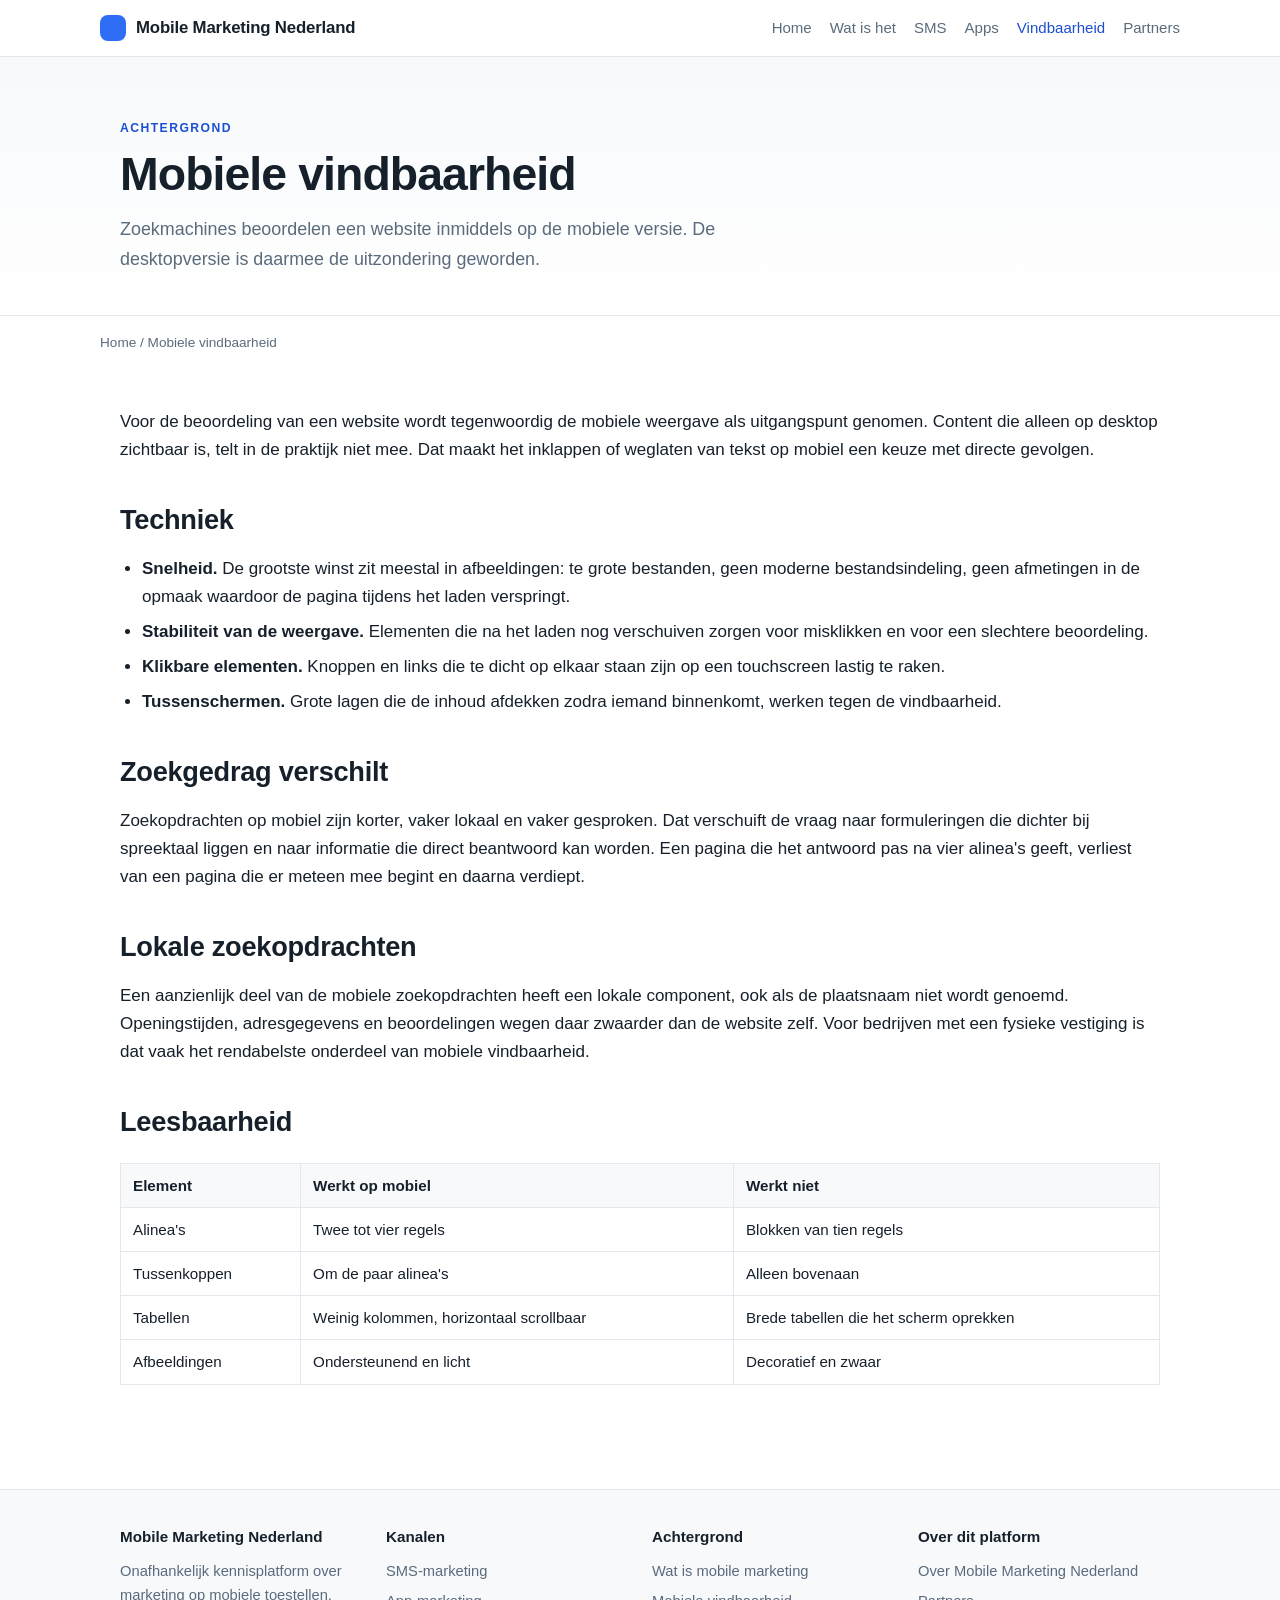
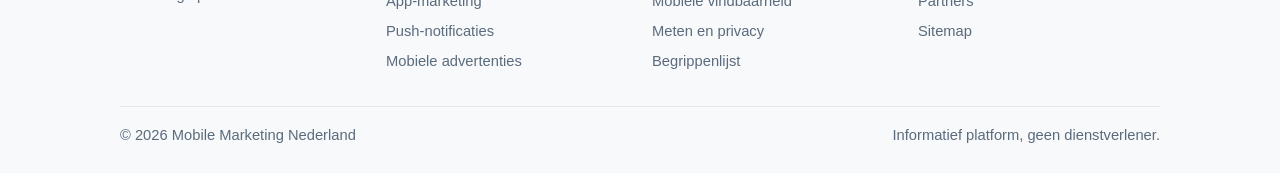
<file: mobiele-vindbaarheid.html>
<!doctype html>
<html lang="nl">
<head>
<meta charset="utf-8">
<meta name="viewport" content="width=device-width,initial-scale=1">
<title>Mobiele vindbaarheid en techniek | Mobile Marketing Nederland</title>
<meta name="description" content="Wat mobiele vindbaarheid anders maakt: indexering op basis van de mobiele versie, snelheid, leesbaarheid en zoekgedrag op de telefoon.">
<link rel="canonical" href="https://mobilemarketingnederland.nl/mobiele-vindbaarheid">
<meta name="robots" content="index,follow,max-image-preview:large">
<meta property="og:type" content="website">
<meta property="og:locale" content="nl_NL">
<meta property="og:site_name" content="Mobile Marketing Nederland">
<meta property="og:title" content="Mobiele vindbaarheid en techniek | Mobile Marketing Nederland">
<meta property="og:description" content="Wat mobiele vindbaarheid anders maakt: indexering op basis van de mobiele versie, snelheid, leesbaarheid en zoekgedrag op de telefoon.">
<meta property="og:url" content="https://mobilemarketingnederland.nl/mobiele-vindbaarheid">
<link rel="stylesheet" href="/style.css">
<script type="application/ld+json">{"@context": "https://schema.org", "@graph": [{"@type": "WebSite", "@id": "https://mobilemarketingnederland.nl/#website", "url": "https://mobilemarketingnederland.nl/", "name": "Mobile Marketing Nederland", "inLanguage": "nl-NL", "publisher": {"@id": "https://mobilemarketingnederland.nl/#org"}}, {"@type": "Organization", "@id": "https://mobilemarketingnederland.nl/#org", "name": "Mobile Marketing Nederland", "url": "https://mobilemarketingnederland.nl/", "description": "Onafhankelijk kennisplatform over marketing op mobiele toestellen."}, {"@type": "WebPage", "@id": "https://mobilemarketingnederland.nl/mobiele-vindbaarheid#page", "url": "https://mobilemarketingnederland.nl/mobiele-vindbaarheid", "name": "Mobiele vindbaarheid en techniek | Mobile Marketing Nederland", "description": "Wat mobiele vindbaarheid anders maakt: indexering op basis van de mobiele versie, snelheid, leesbaarheid en zoekgedrag op de telefoon.", "inLanguage": "nl-NL", "isPartOf": {"@id": "https://mobilemarketingnederland.nl/#website"}}]}</script>
</head>
<body>
<header class="top"><div class="wrap bar">
<a class="brand" href="/"><span class="dot"></span>Mobile Marketing Nederland</a>
<nav class="main"><ul><li><a href="/">Home</a></li><li><a href="/wat-is-mobile-marketing">Wat is het</a></li><li><a href="/sms-marketing">SMS</a></li><li><a href="/app-marketing">Apps</a></li><li><a href="/mobiele-vindbaarheid" aria-current="page">Vindbaarheid</a></li><li><a href="/partners">Partners</a></li></ul></nav>
</div></header>
<section class="hero"><div class="wrap">
<span class="eyebrow">Achtergrond</span>
<h1>Mobiele vindbaarheid</h1>
<p class="lead">Zoekmachines beoordelen een website inmiddels op de mobiele versie. De desktopversie is daarmee de uitzondering geworden.</p>
</div></section>
<div class="wrap crumb"><a href="/">Home</a> / Mobiele vindbaarheid</div>
<main><div class="wrap">
<section class="block">
<p>Voor de beoordeling van een website wordt tegenwoordig de mobiele weergave als uitgangspunt genomen. Content die alleen op desktop zichtbaar is, telt in de praktijk niet mee. Dat maakt het inklappen of weglaten van tekst op mobiel een keuze met directe gevolgen.</p>

<h2>Techniek</h2>
<ul class="body">
<li><strong>Snelheid.</strong> De grootste winst zit meestal in afbeeldingen: te grote bestanden, geen moderne bestandsindeling, geen afmetingen in de opmaak waardoor de pagina tijdens het laden verspringt.</li>
<li><strong>Stabiliteit van de weergave.</strong> Elementen die na het laden nog verschuiven zorgen voor misklikken en voor een slechtere beoordeling.</li>
<li><strong>Klikbare elementen.</strong> Knoppen en links die te dicht op elkaar staan zijn op een touchscreen lastig te raken.</li>
<li><strong>Tussenschermen.</strong> Grote lagen die de inhoud afdekken zodra iemand binnenkomt, werken tegen de vindbaarheid.</li>
</ul>

<h2>Zoekgedrag verschilt</h2>
<p>Zoekopdrachten op mobiel zijn korter, vaker lokaal en vaker gesproken. Dat verschuift de vraag naar formuleringen die dichter bij spreektaal liggen en naar informatie die direct beantwoord kan worden. Een pagina die het antwoord pas na vier alinea's geeft, verliest van een pagina die er meteen mee begint en daarna verdiept.</p>

<h2>Lokale zoekopdrachten</h2>
<p>Een aanzienlijk deel van de mobiele zoekopdrachten heeft een lokale component, ook als de plaatsnaam niet wordt genoemd. Openingstijden, adresgegevens en beoordelingen wegen daar zwaarder dan de website zelf. Voor bedrijven met een fysieke vestiging is dat vaak het rendabelste onderdeel van mobiele vindbaarheid.</p>

<h2>Leesbaarheid</h2>
<div class="tablewrap"><table>
<tr><th>Element</th><th>Werkt op mobiel</th><th>Werkt niet</th></tr>
<tr><td>Alinea's</td><td>Twee tot vier regels</td><td>Blokken van tien regels</td></tr>
<tr><td>Tussenkoppen</td><td>Om de paar alinea's</td><td>Alleen bovenaan</td></tr>
<tr><td>Tabellen</td><td>Weinig kolommen, horizontaal scrollbaar</td><td>Brede tabellen die het scherm oprekken</td></tr>
<tr><td>Afbeeldingen</td><td>Ondersteunend en licht</td><td>Decoratief en zwaar</td></tr>
</table></div>
</section>
</div></main>
<footer><div class="wrap">
<div class="fgrid">
<div><h4>Mobile Marketing Nederland</h4><p>Onafhankelijk kennisplatform over marketing op mobiele toestellen.</p></div>
<div><h4>Kanalen</h4><ul><li><a href="/sms-marketing">SMS-marketing</a></li><li><a href="/app-marketing">App-marketing</a></li><li><a href="/push-notificaties">Push-notificaties</a></li><li><a href="/mobiele-advertenties">Mobiele advertenties</a></li></ul></div><div><h4>Achtergrond</h4><ul><li><a href="/wat-is-mobile-marketing">Wat is mobile marketing</a></li><li><a href="/mobiele-vindbaarheid">Mobiele vindbaarheid</a></li><li><a href="/meten-en-privacy">Meten en privacy</a></li><li><a href="/begrippenlijst">Begrippenlijst</a></li></ul></div><div><h4>Over dit platform</h4><ul><li><a href="/over">Over Mobile Marketing Nederland</a></li><li><a href="/partners">Partners</a></li><li><a href="/sitemap.xml">Sitemap</a></li></ul></div>
</div>
<div class="fbottom"><span>&copy; 2026 Mobile Marketing Nederland</span><span>Informatief platform, geen dienstverlener.</span></div>
</div></footer>
</body>
</html>
</file>
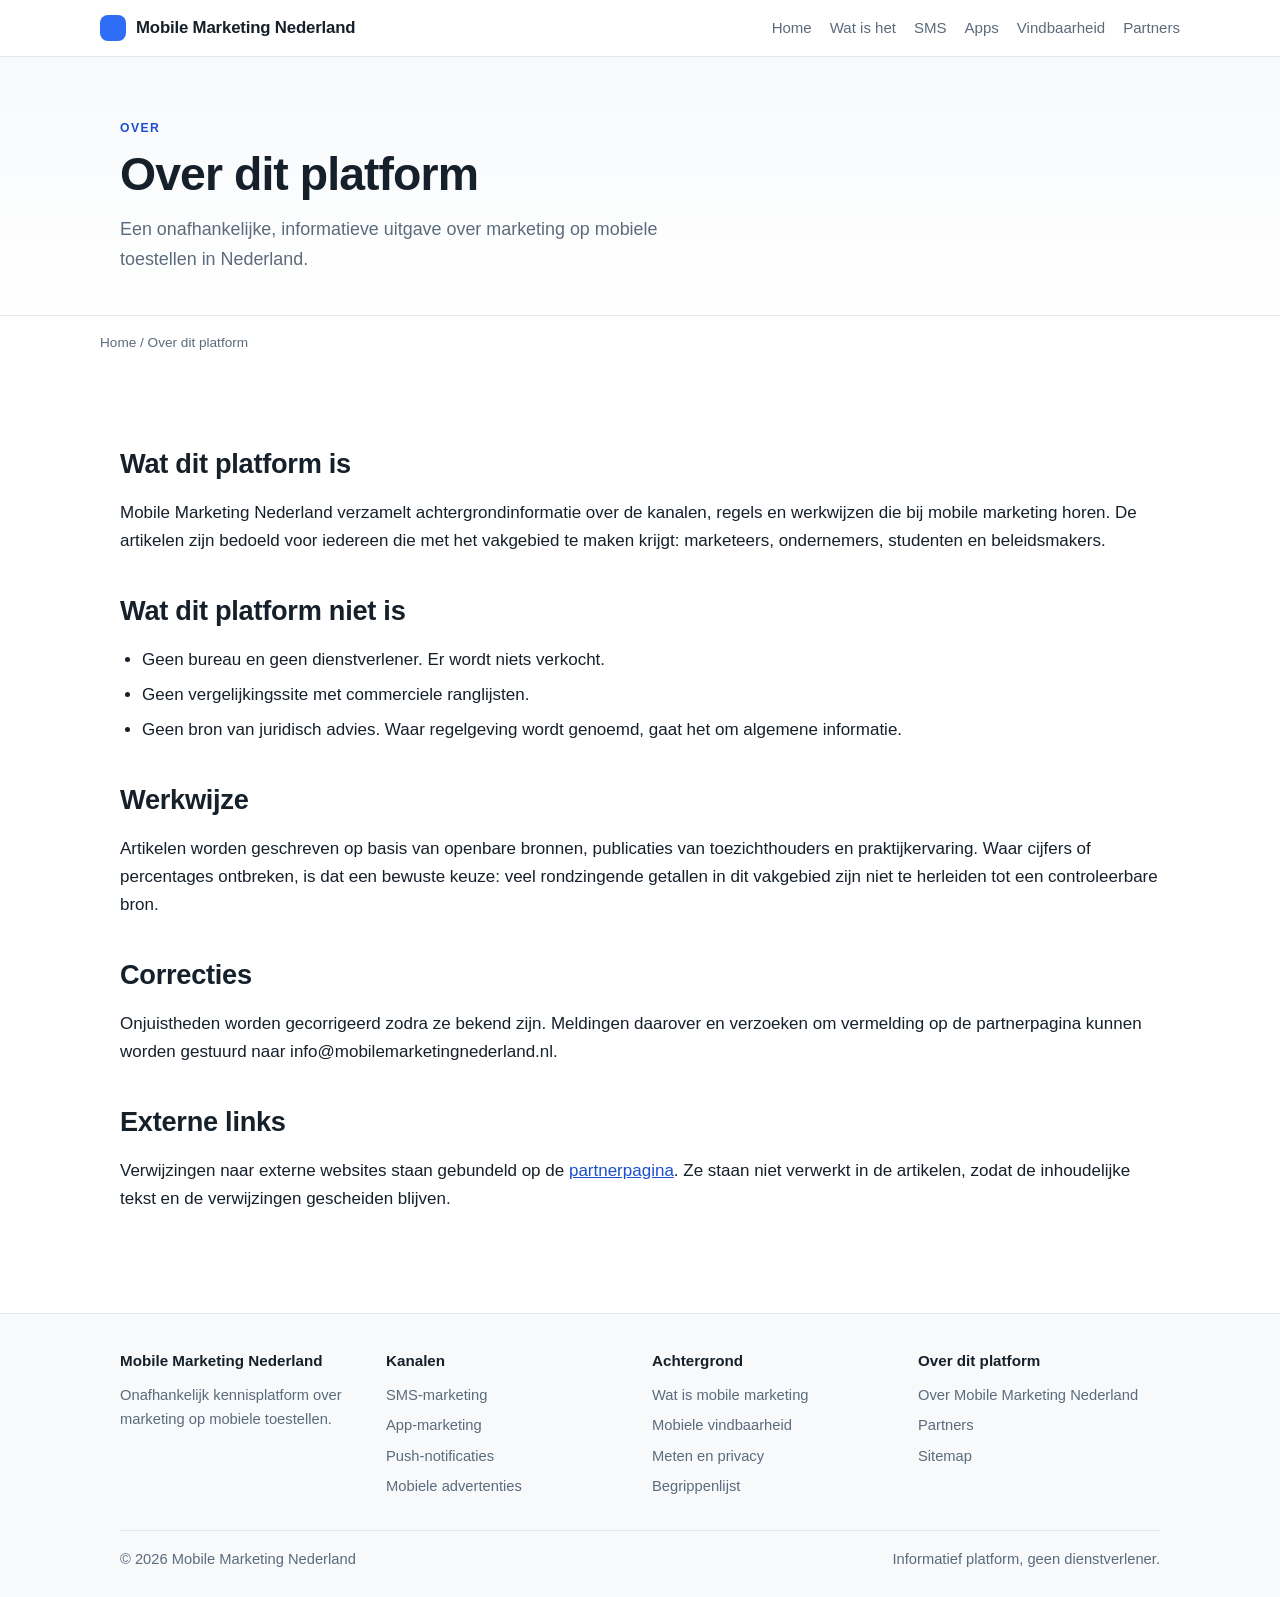
<file: over.html>
<!doctype html>
<html lang="nl">
<head>
<meta charset="utf-8">
<meta name="viewport" content="width=device-width,initial-scale=1">
<title>Over Mobile Marketing Nederland</title>
<meta name="description" content="Achtergrond bij dit platform: wat het wel en niet is, hoe de artikelen tot stand komen en hoe contact opgenomen kan worden.">
<link rel="canonical" href="https://mobilemarketingnederland.nl/over">
<meta name="robots" content="index,follow,max-image-preview:large">
<meta property="og:type" content="website">
<meta property="og:locale" content="nl_NL">
<meta property="og:site_name" content="Mobile Marketing Nederland">
<meta property="og:title" content="Over Mobile Marketing Nederland">
<meta property="og:description" content="Achtergrond bij dit platform: wat het wel en niet is, hoe de artikelen tot stand komen en hoe contact opgenomen kan worden.">
<meta property="og:url" content="https://mobilemarketingnederland.nl/over">
<link rel="stylesheet" href="/style.css">
<script type="application/ld+json">{"@context": "https://schema.org", "@graph": [{"@type": "WebSite", "@id": "https://mobilemarketingnederland.nl/#website", "url": "https://mobilemarketingnederland.nl/", "name": "Mobile Marketing Nederland", "inLanguage": "nl-NL", "publisher": {"@id": "https://mobilemarketingnederland.nl/#org"}}, {"@type": "Organization", "@id": "https://mobilemarketingnederland.nl/#org", "name": "Mobile Marketing Nederland", "url": "https://mobilemarketingnederland.nl/", "description": "Onafhankelijk kennisplatform over marketing op mobiele toestellen."}, {"@type": "WebPage", "@id": "https://mobilemarketingnederland.nl/over#page", "url": "https://mobilemarketingnederland.nl/over", "name": "Over Mobile Marketing Nederland", "description": "Achtergrond bij dit platform: wat het wel en niet is, hoe de artikelen tot stand komen en hoe contact opgenomen kan worden.", "inLanguage": "nl-NL", "isPartOf": {"@id": "https://mobilemarketingnederland.nl/#website"}}]}</script>
</head>
<body>
<header class="top"><div class="wrap bar">
<a class="brand" href="/"><span class="dot"></span>Mobile Marketing Nederland</a>
<nav class="main"><ul><li><a href="/">Home</a></li><li><a href="/wat-is-mobile-marketing">Wat is het</a></li><li><a href="/sms-marketing">SMS</a></li><li><a href="/app-marketing">Apps</a></li><li><a href="/mobiele-vindbaarheid">Vindbaarheid</a></li><li><a href="/partners">Partners</a></li></ul></nav>
</div></header>
<section class="hero"><div class="wrap">
<span class="eyebrow">Over</span>
<h1>Over dit platform</h1>
<p class="lead">Een onafhankelijke, informatieve uitgave over marketing op mobiele toestellen in Nederland.</p>
</div></section>
<div class="wrap crumb"><a href="/">Home</a> / Over dit platform</div>
<main><div class="wrap">
<section class="block">
<h2>Wat dit platform is</h2>
<p>Mobile Marketing Nederland verzamelt achtergrondinformatie over de kanalen, regels en werkwijzen die bij mobile marketing horen. De artikelen zijn bedoeld voor iedereen die met het vakgebied te maken krijgt: marketeers, ondernemers, studenten en beleidsmakers.</p>

<h2>Wat dit platform niet is</h2>
<ul class="body">
<li>Geen bureau en geen dienstverlener. Er wordt niets verkocht.</li>
<li>Geen vergelijkingssite met commerciele ranglijsten.</li>
<li>Geen bron van juridisch advies. Waar regelgeving wordt genoemd, gaat het om algemene informatie.</li>
</ul>

<h2>Werkwijze</h2>
<p>Artikelen worden geschreven op basis van openbare bronnen, publicaties van toezichthouders en praktijkervaring. Waar cijfers of percentages ontbreken, is dat een bewuste keuze: veel rondzingende getallen in dit vakgebied zijn niet te herleiden tot een controleerbare bron.</p>

<h2>Correcties</h2>
<p>Onjuistheden worden gecorrigeerd zodra ze bekend zijn. Meldingen daarover en verzoeken om vermelding op de partnerpagina kunnen worden gestuurd naar info@mobilemarketingnederland.nl.</p>

<h2>Externe links</h2>
<p>Verwijzingen naar externe websites staan gebundeld op de <a href="/partners">partnerpagina</a>. Ze staan niet verwerkt in de artikelen, zodat de inhoudelijke tekst en de verwijzingen gescheiden blijven.</p>
</section>
</div></main>
<footer><div class="wrap">
<div class="fgrid">
<div><h4>Mobile Marketing Nederland</h4><p>Onafhankelijk kennisplatform over marketing op mobiele toestellen.</p></div>
<div><h4>Kanalen</h4><ul><li><a href="/sms-marketing">SMS-marketing</a></li><li><a href="/app-marketing">App-marketing</a></li><li><a href="/push-notificaties">Push-notificaties</a></li><li><a href="/mobiele-advertenties">Mobiele advertenties</a></li></ul></div><div><h4>Achtergrond</h4><ul><li><a href="/wat-is-mobile-marketing">Wat is mobile marketing</a></li><li><a href="/mobiele-vindbaarheid">Mobiele vindbaarheid</a></li><li><a href="/meten-en-privacy">Meten en privacy</a></li><li><a href="/begrippenlijst">Begrippenlijst</a></li></ul></div><div><h4>Over dit platform</h4><ul><li><a href="/over">Over Mobile Marketing Nederland</a></li><li><a href="/partners">Partners</a></li><li><a href="/sitemap.xml">Sitemap</a></li></ul></div>
</div>
<div class="fbottom"><span>&copy; 2026 Mobile Marketing Nederland</span><span>Informatief platform, geen dienstverlener.</span></div>
</div></footer>
</body>
</html>
</file>
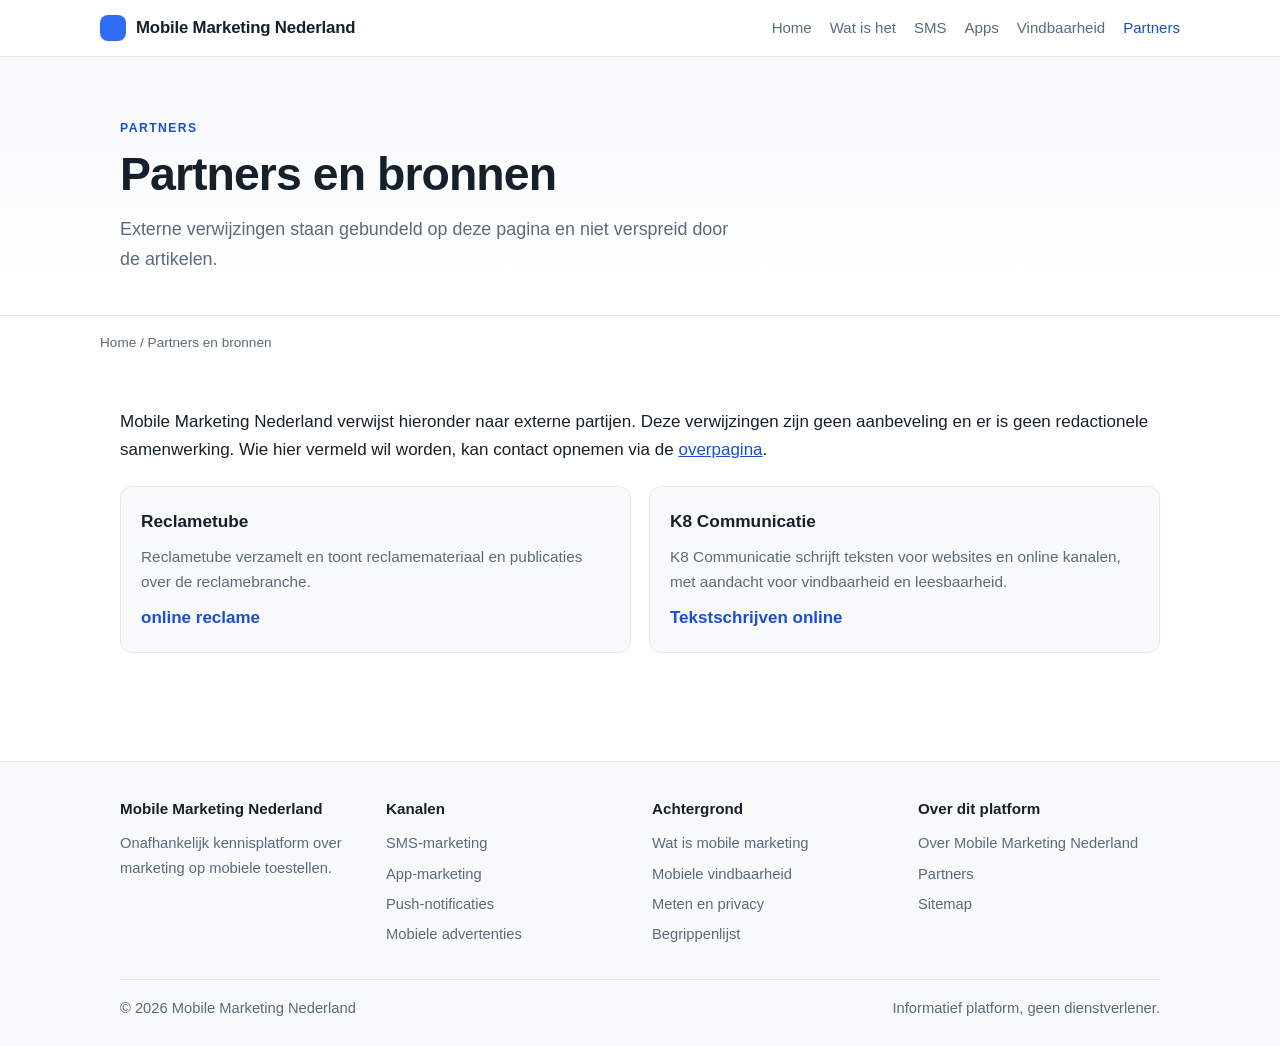
<file: partners.html>
<!doctype html>
<html lang="nl">
<head>
<meta charset="utf-8">
<meta name="viewport" content="width=device-width,initial-scale=1">
<title>Partners en bronnen | Mobile Marketing Nederland</title>
<meta name="description" content="Externe partijen en bronnen waar Mobile Marketing Nederland naar verwijst.">
<link rel="canonical" href="https://mobilemarketingnederland.nl/partners">
<meta name="robots" content="index,follow,max-image-preview:large">
<meta property="og:type" content="website">
<meta property="og:locale" content="nl_NL">
<meta property="og:site_name" content="Mobile Marketing Nederland">
<meta property="og:title" content="Partners en bronnen | Mobile Marketing Nederland">
<meta property="og:description" content="Externe partijen en bronnen waar Mobile Marketing Nederland naar verwijst.">
<meta property="og:url" content="https://mobilemarketingnederland.nl/partners">
<link rel="stylesheet" href="/style.css">
<script type="application/ld+json">{"@context": "https://schema.org", "@graph": [{"@type": "WebSite", "@id": "https://mobilemarketingnederland.nl/#website", "url": "https://mobilemarketingnederland.nl/", "name": "Mobile Marketing Nederland", "inLanguage": "nl-NL", "publisher": {"@id": "https://mobilemarketingnederland.nl/#org"}}, {"@type": "Organization", "@id": "https://mobilemarketingnederland.nl/#org", "name": "Mobile Marketing Nederland", "url": "https://mobilemarketingnederland.nl/", "description": "Onafhankelijk kennisplatform over marketing op mobiele toestellen."}, {"@type": "WebPage", "@id": "https://mobilemarketingnederland.nl/partners#page", "url": "https://mobilemarketingnederland.nl/partners", "name": "Partners en bronnen | Mobile Marketing Nederland", "description": "Externe partijen en bronnen waar Mobile Marketing Nederland naar verwijst.", "inLanguage": "nl-NL", "isPartOf": {"@id": "https://mobilemarketingnederland.nl/#website"}}]}</script>
</head>
<body>
<header class="top"><div class="wrap bar">
<a class="brand" href="/"><span class="dot"></span>Mobile Marketing Nederland</a>
<nav class="main"><ul><li><a href="/">Home</a></li><li><a href="/wat-is-mobile-marketing">Wat is het</a></li><li><a href="/sms-marketing">SMS</a></li><li><a href="/app-marketing">Apps</a></li><li><a href="/mobiele-vindbaarheid">Vindbaarheid</a></li><li><a href="/partners" aria-current="page">Partners</a></li></ul></nav>
</div></header>
<section class="hero"><div class="wrap">
<span class="eyebrow">Partners</span>
<h1>Partners en bronnen</h1>
<p class="lead">Externe verwijzingen staan gebundeld op deze pagina en niet verspreid door de artikelen.</p>
</div></section>
<div class="wrap crumb"><a href="/">Home</a> / Partners en bronnen</div>
<main><div class="wrap">
<section class="block">
<p>Mobile Marketing Nederland verwijst hieronder naar externe partijen. Deze verwijzingen zijn geen aanbeveling en er is geen redactionele samenwerking. Wie hier vermeld wil worden, kan contact opnemen via de <a href="/over">overpagina</a>.</p>
<div class="grid">
<div class="card"><h3>Reclametube</h3><p>Reclametube verzamelt en toont reclamemateriaal en publicaties over de reclamebranche.</p><a class="more" href="https://www.reclametube.nl/" target="_blank" rel="noopener">online reclame</a></div>
<div class="card"><h3>K8 Communicatie</h3><p>K8 Communicatie schrijft teksten voor websites en online kanalen, met aandacht voor vindbaarheid en leesbaarheid.</p><a class="more" href="https://www.k8communicatie.nl/tekstschrijven/" target="_blank" rel="noopener">Tekstschrijven online</a></div>
</div>
</section>
</div></main>
<footer><div class="wrap">
<div class="fgrid">
<div><h4>Mobile Marketing Nederland</h4><p>Onafhankelijk kennisplatform over marketing op mobiele toestellen.</p></div>
<div><h4>Kanalen</h4><ul><li><a href="/sms-marketing">SMS-marketing</a></li><li><a href="/app-marketing">App-marketing</a></li><li><a href="/push-notificaties">Push-notificaties</a></li><li><a href="/mobiele-advertenties">Mobiele advertenties</a></li></ul></div><div><h4>Achtergrond</h4><ul><li><a href="/wat-is-mobile-marketing">Wat is mobile marketing</a></li><li><a href="/mobiele-vindbaarheid">Mobiele vindbaarheid</a></li><li><a href="/meten-en-privacy">Meten en privacy</a></li><li><a href="/begrippenlijst">Begrippenlijst</a></li></ul></div><div><h4>Over dit platform</h4><ul><li><a href="/over">Over Mobile Marketing Nederland</a></li><li><a href="/partners">Partners</a></li><li><a href="/sitemap.xml">Sitemap</a></li></ul></div>
</div>
<div class="fbottom"><span>&copy; 2026 Mobile Marketing Nederland</span><span>Informatief platform, geen dienstverlener.</span></div>
</div></footer>
</body>
</html>
</file>
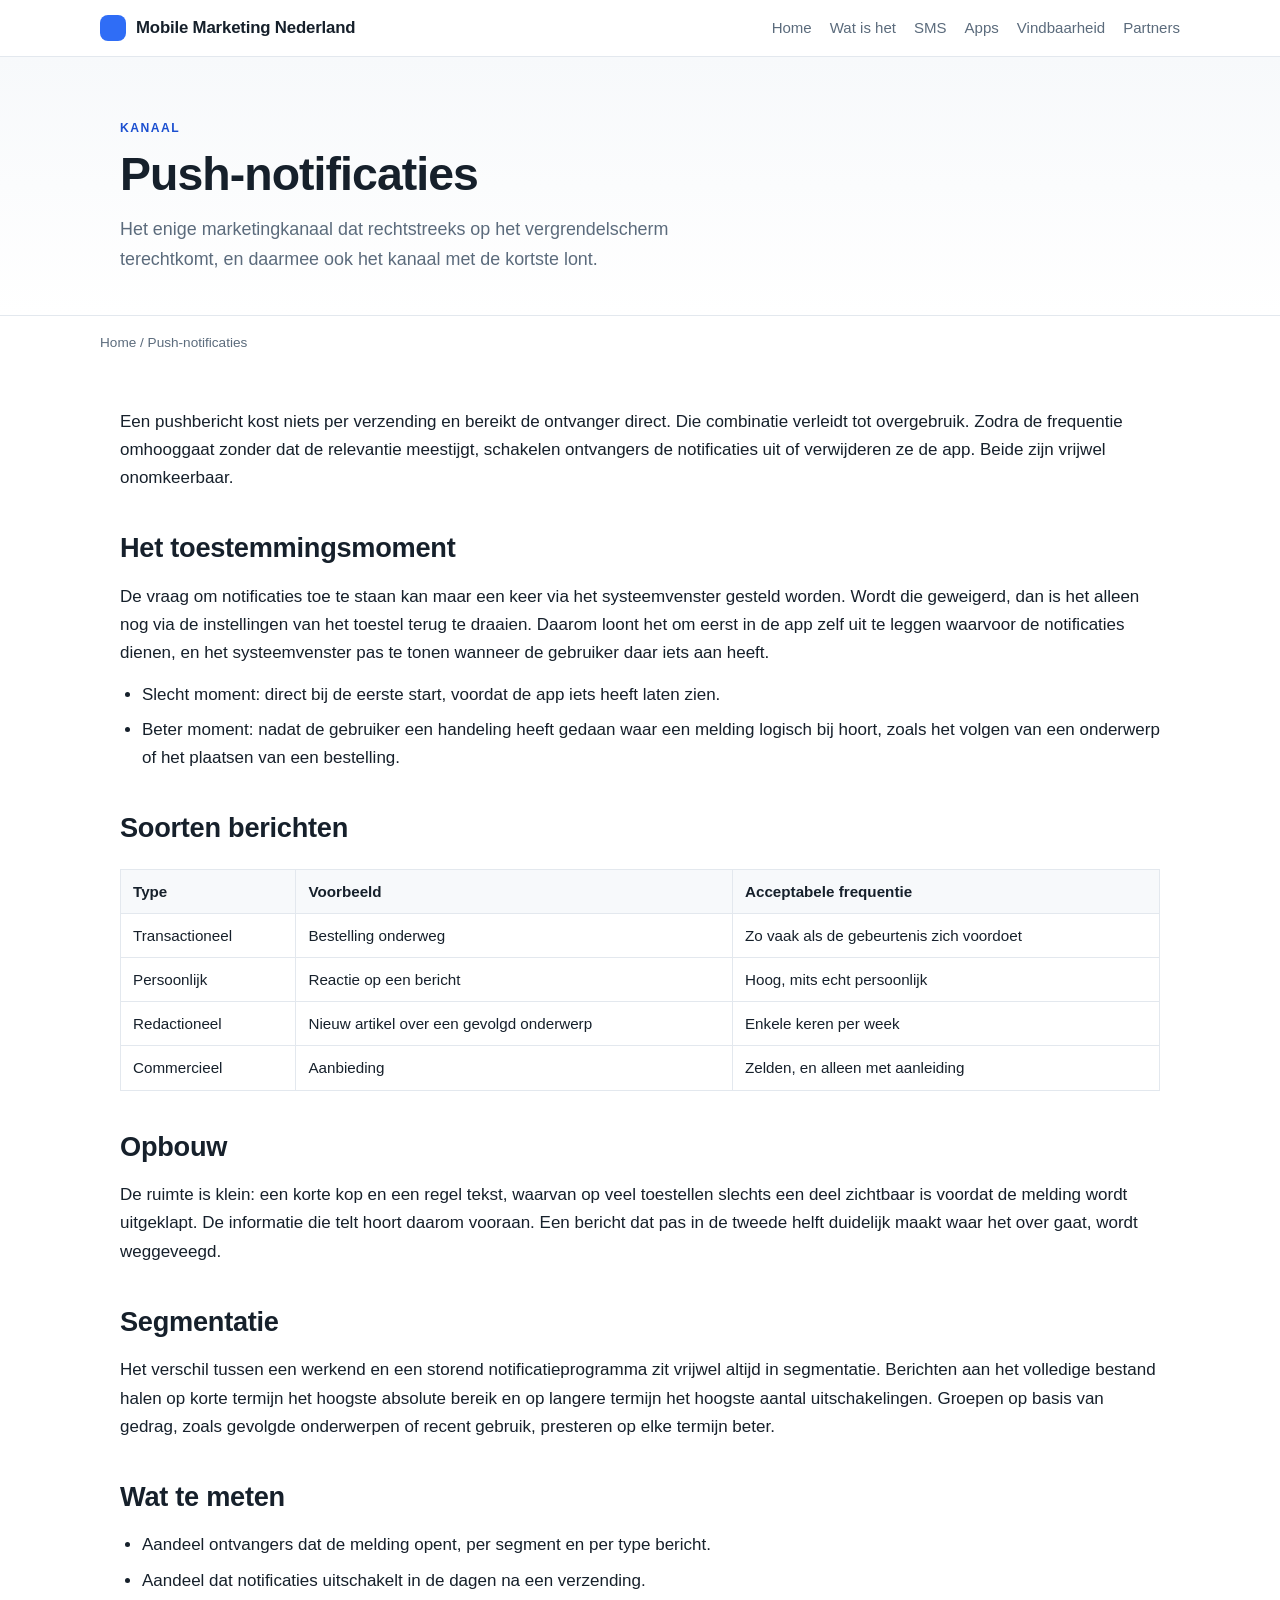
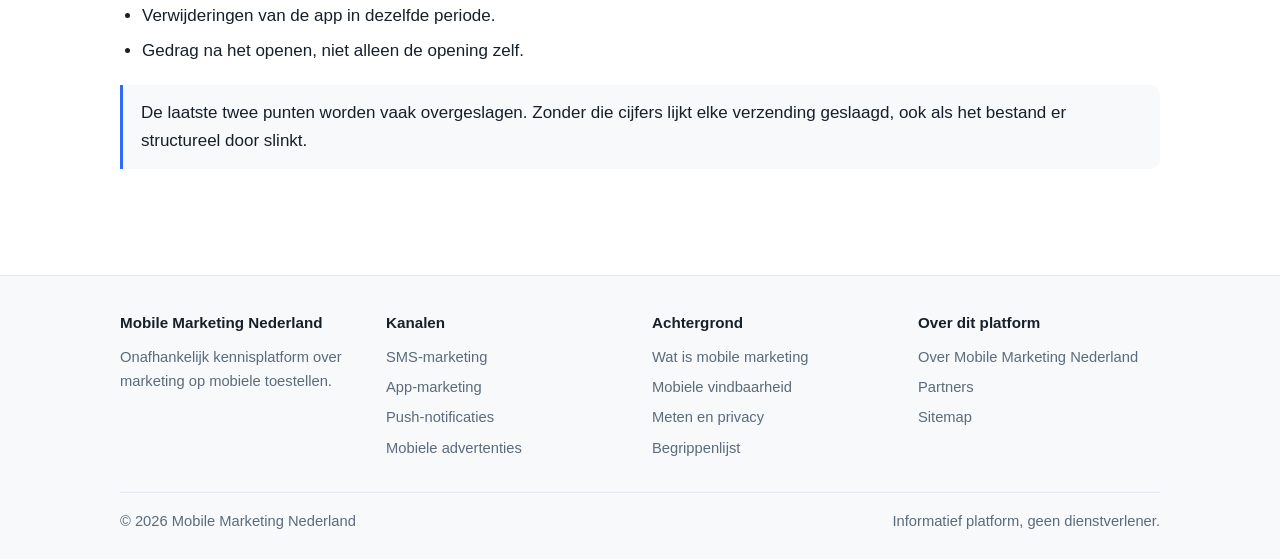
<file: push-notificaties.html>
<!doctype html>
<html lang="nl">
<head>
<meta charset="utf-8">
<meta name="viewport" content="width=device-width,initial-scale=1">
<title>Push-notificaties: nut, timing en grenzen | Mobile Marketing Nederland</title>
<meta name="description" content="Hoe push-notificaties werken, wanneer om toestemming gevraagd moet worden en hoe frequentie het verschil maakt tussen bereik en verwijderde apps.">
<link rel="canonical" href="https://mobilemarketingnederland.nl/push-notificaties">
<meta name="robots" content="index,follow,max-image-preview:large">
<meta property="og:type" content="website">
<meta property="og:locale" content="nl_NL">
<meta property="og:site_name" content="Mobile Marketing Nederland">
<meta property="og:title" content="Push-notificaties: nut, timing en grenzen | Mobile Marketing Nederland">
<meta property="og:description" content="Hoe push-notificaties werken, wanneer om toestemming gevraagd moet worden en hoe frequentie het verschil maakt tussen bereik en verwijderde apps.">
<meta property="og:url" content="https://mobilemarketingnederland.nl/push-notificaties">
<link rel="stylesheet" href="/style.css">
<script type="application/ld+json">{"@context": "https://schema.org", "@graph": [{"@type": "WebSite", "@id": "https://mobilemarketingnederland.nl/#website", "url": "https://mobilemarketingnederland.nl/", "name": "Mobile Marketing Nederland", "inLanguage": "nl-NL", "publisher": {"@id": "https://mobilemarketingnederland.nl/#org"}}, {"@type": "Organization", "@id": "https://mobilemarketingnederland.nl/#org", "name": "Mobile Marketing Nederland", "url": "https://mobilemarketingnederland.nl/", "description": "Onafhankelijk kennisplatform over marketing op mobiele toestellen."}, {"@type": "WebPage", "@id": "https://mobilemarketingnederland.nl/push-notificaties#page", "url": "https://mobilemarketingnederland.nl/push-notificaties", "name": "Push-notificaties: nut, timing en grenzen | Mobile Marketing Nederland", "description": "Hoe push-notificaties werken, wanneer om toestemming gevraagd moet worden en hoe frequentie het verschil maakt tussen bereik en verwijderde apps.", "inLanguage": "nl-NL", "isPartOf": {"@id": "https://mobilemarketingnederland.nl/#website"}}]}</script>
</head>
<body>
<header class="top"><div class="wrap bar">
<a class="brand" href="/"><span class="dot"></span>Mobile Marketing Nederland</a>
<nav class="main"><ul><li><a href="/">Home</a></li><li><a href="/wat-is-mobile-marketing">Wat is het</a></li><li><a href="/sms-marketing">SMS</a></li><li><a href="/app-marketing">Apps</a></li><li><a href="/mobiele-vindbaarheid">Vindbaarheid</a></li><li><a href="/partners">Partners</a></li></ul></nav>
</div></header>
<section class="hero"><div class="wrap">
<span class="eyebrow">Kanaal</span>
<h1>Push-notificaties</h1>
<p class="lead">Het enige marketingkanaal dat rechtstreeks op het vergrendelscherm terechtkomt, en daarmee ook het kanaal met de kortste lont.</p>
</div></section>
<div class="wrap crumb"><a href="/">Home</a> / Push-notificaties</div>
<main><div class="wrap">
<section class="block">
<p>Een pushbericht kost niets per verzending en bereikt de ontvanger direct. Die combinatie verleidt tot overgebruik. Zodra de frequentie omhooggaat zonder dat de relevantie meestijgt, schakelen ontvangers de notificaties uit of verwijderen ze de app. Beide zijn vrijwel onomkeerbaar.</p>

<h2>Het toestemmingsmoment</h2>
<p>De vraag om notificaties toe te staan kan maar een keer via het systeemvenster gesteld worden. Wordt die geweigerd, dan is het alleen nog via de instellingen van het toestel terug te draaien. Daarom loont het om eerst in de app zelf uit te leggen waarvoor de notificaties dienen, en het systeemvenster pas te tonen wanneer de gebruiker daar iets aan heeft.</p>
<ul class="body">
<li>Slecht moment: direct bij de eerste start, voordat de app iets heeft laten zien.</li>
<li>Beter moment: nadat de gebruiker een handeling heeft gedaan waar een melding logisch bij hoort, zoals het volgen van een onderwerp of het plaatsen van een bestelling.</li>
</ul>

<h2>Soorten berichten</h2>
<div class="tablewrap"><table>
<tr><th>Type</th><th>Voorbeeld</th><th>Acceptabele frequentie</th></tr>
<tr><td>Transactioneel</td><td>Bestelling onderweg</td><td>Zo vaak als de gebeurtenis zich voordoet</td></tr>
<tr><td>Persoonlijk</td><td>Reactie op een bericht</td><td>Hoog, mits echt persoonlijk</td></tr>
<tr><td>Redactioneel</td><td>Nieuw artikel over een gevolgd onderwerp</td><td>Enkele keren per week</td></tr>
<tr><td>Commercieel</td><td>Aanbieding</td><td>Zelden, en alleen met aanleiding</td></tr>
</table></div>

<h2>Opbouw</h2>
<p>De ruimte is klein: een korte kop en een regel tekst, waarvan op veel toestellen slechts een deel zichtbaar is voordat de melding wordt uitgeklapt. De informatie die telt hoort daarom vooraan. Een bericht dat pas in de tweede helft duidelijk maakt waar het over gaat, wordt weggeveegd.</p>

<h2>Segmentatie</h2>
<p>Het verschil tussen een werkend en een storend notificatieprogramma zit vrijwel altijd in segmentatie. Berichten aan het volledige bestand halen op korte termijn het hoogste absolute bereik en op langere termijn het hoogste aantal uitschakelingen. Groepen op basis van gedrag, zoals gevolgde onderwerpen of recent gebruik, presteren op elke termijn beter.</p>

<h2>Wat te meten</h2>
<ul class="body">
<li>Aandeel ontvangers dat de melding opent, per segment en per type bericht.</li>
<li>Aandeel dat notificaties uitschakelt in de dagen na een verzending.</li>
<li>Verwijderingen van de app in dezelfde periode.</li>
<li>Gedrag na het openen, niet alleen de opening zelf.</li>
</ul>
<div class="note"><p>De laatste twee punten worden vaak overgeslagen. Zonder die cijfers lijkt elke verzending geslaagd, ook als het bestand er structureel door slinkt.</p></div>
</section>
</div></main>
<footer><div class="wrap">
<div class="fgrid">
<div><h4>Mobile Marketing Nederland</h4><p>Onafhankelijk kennisplatform over marketing op mobiele toestellen.</p></div>
<div><h4>Kanalen</h4><ul><li><a href="/sms-marketing">SMS-marketing</a></li><li><a href="/app-marketing">App-marketing</a></li><li><a href="/push-notificaties">Push-notificaties</a></li><li><a href="/mobiele-advertenties">Mobiele advertenties</a></li></ul></div><div><h4>Achtergrond</h4><ul><li><a href="/wat-is-mobile-marketing">Wat is mobile marketing</a></li><li><a href="/mobiele-vindbaarheid">Mobiele vindbaarheid</a></li><li><a href="/meten-en-privacy">Meten en privacy</a></li><li><a href="/begrippenlijst">Begrippenlijst</a></li></ul></div><div><h4>Over dit platform</h4><ul><li><a href="/over">Over Mobile Marketing Nederland</a></li><li><a href="/partners">Partners</a></li><li><a href="/sitemap.xml">Sitemap</a></li></ul></div>
</div>
<div class="fbottom"><span>&copy; 2026 Mobile Marketing Nederland</span><span>Informatief platform, geen dienstverlener.</span></div>
</div></footer>
</body>
</html>
</file>
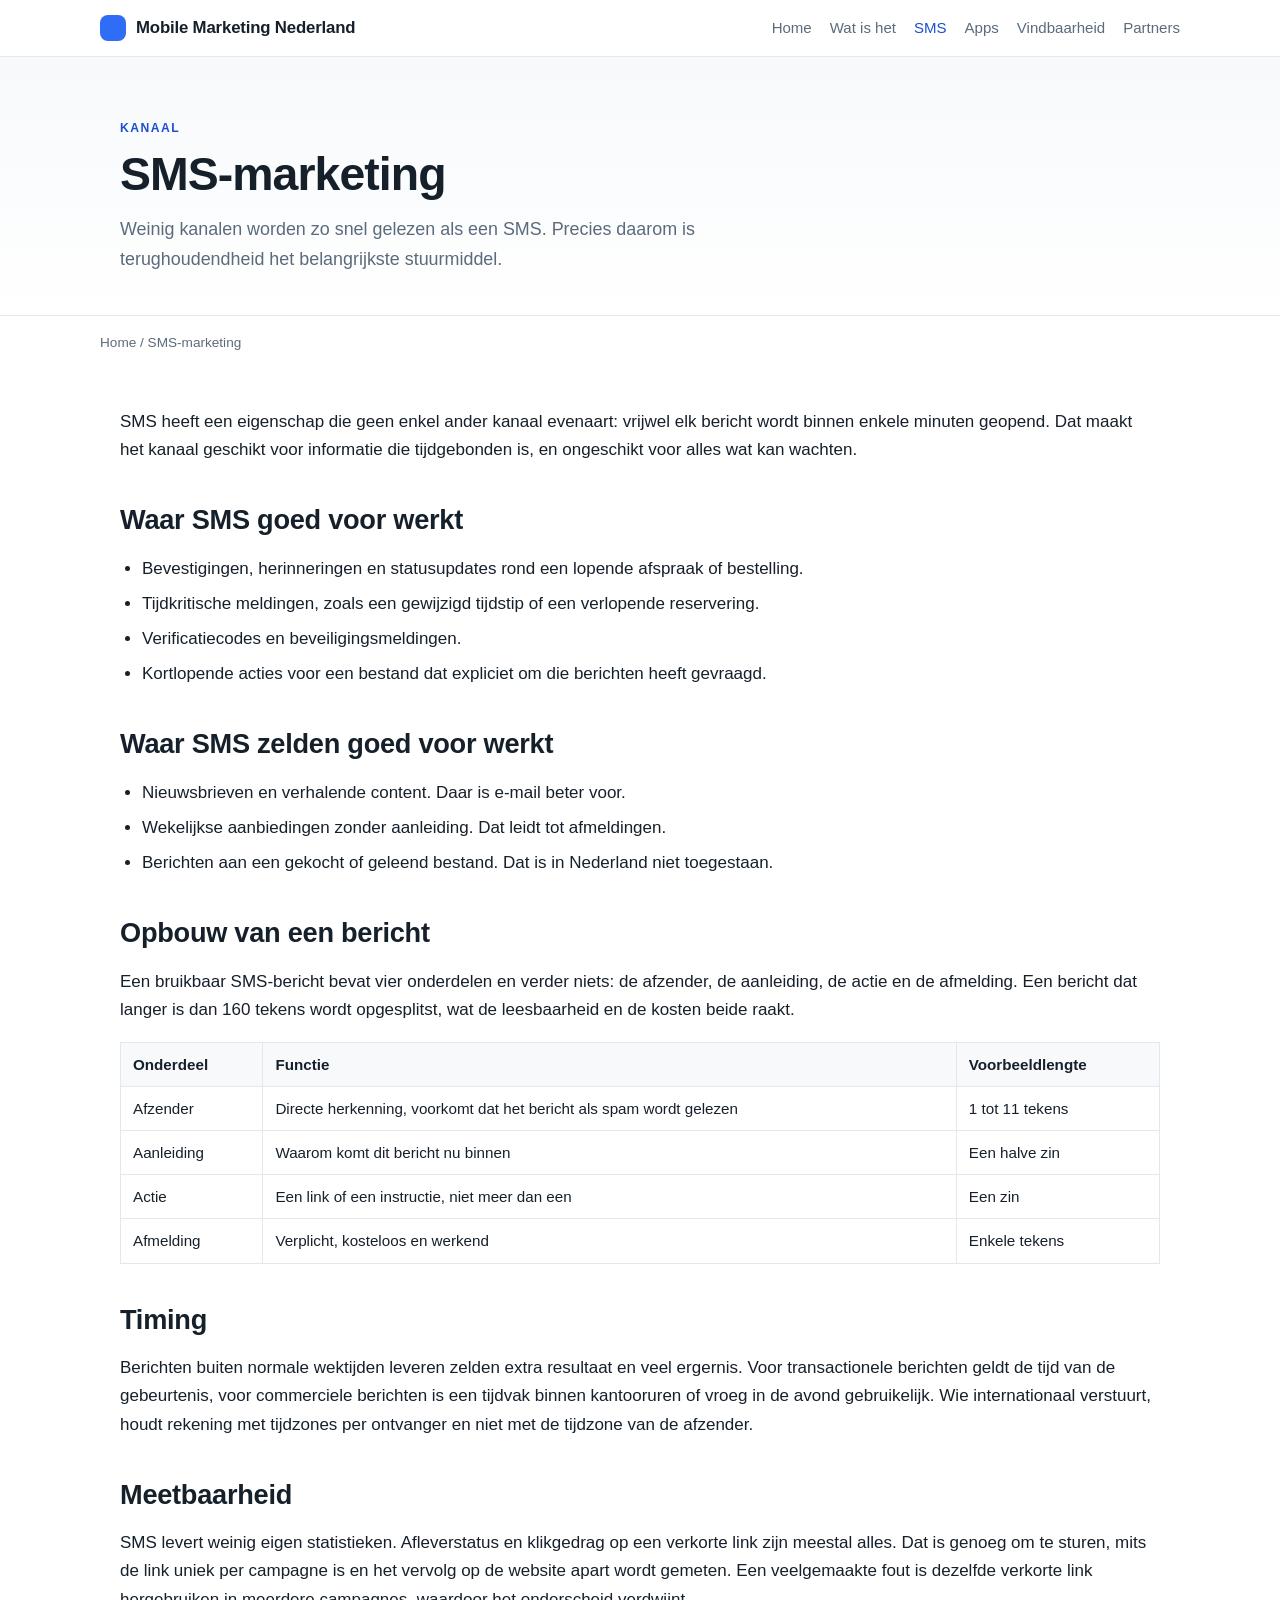
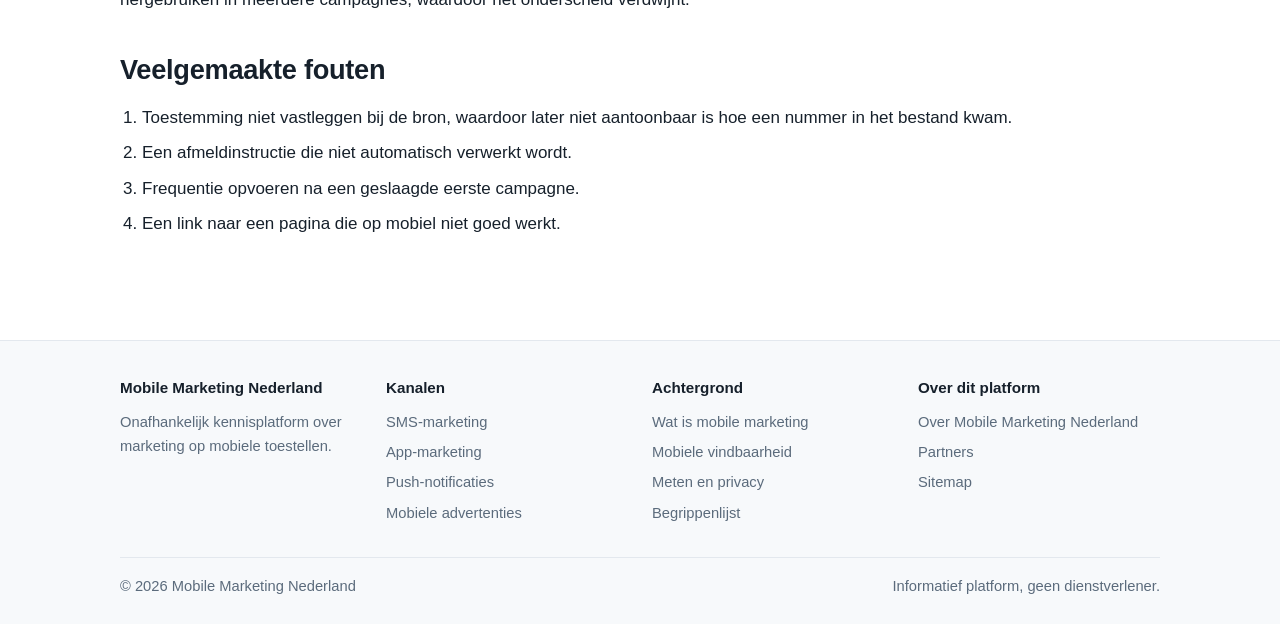
<file: sms-marketing.html>
<!doctype html>
<html lang="nl">
<head>
<meta charset="utf-8">
<meta name="viewport" content="width=device-width,initial-scale=1">
<title>SMS-marketing: hoe het werkt en wat mag | Mobile Marketing Nederland</title>
<meta name="description" content="Achtergrond over SMS-marketing in Nederland: toestemming, afmelden, timing, opbouw van een bericht en veelgemaakte fouten.">
<link rel="canonical" href="https://mobilemarketingnederland.nl/sms-marketing">
<meta name="robots" content="index,follow,max-image-preview:large">
<meta property="og:type" content="website">
<meta property="og:locale" content="nl_NL">
<meta property="og:site_name" content="Mobile Marketing Nederland">
<meta property="og:title" content="SMS-marketing: hoe het werkt en wat mag | Mobile Marketing Nederland">
<meta property="og:description" content="Achtergrond over SMS-marketing in Nederland: toestemming, afmelden, timing, opbouw van een bericht en veelgemaakte fouten.">
<meta property="og:url" content="https://mobilemarketingnederland.nl/sms-marketing">
<link rel="stylesheet" href="/style.css">
<script type="application/ld+json">{"@context": "https://schema.org", "@graph": [{"@type": "WebSite", "@id": "https://mobilemarketingnederland.nl/#website", "url": "https://mobilemarketingnederland.nl/", "name": "Mobile Marketing Nederland", "inLanguage": "nl-NL", "publisher": {"@id": "https://mobilemarketingnederland.nl/#org"}}, {"@type": "Organization", "@id": "https://mobilemarketingnederland.nl/#org", "name": "Mobile Marketing Nederland", "url": "https://mobilemarketingnederland.nl/", "description": "Onafhankelijk kennisplatform over marketing op mobiele toestellen."}, {"@type": "WebPage", "@id": "https://mobilemarketingnederland.nl/sms-marketing#page", "url": "https://mobilemarketingnederland.nl/sms-marketing", "name": "SMS-marketing: hoe het werkt en wat mag | Mobile Marketing Nederland", "description": "Achtergrond over SMS-marketing in Nederland: toestemming, afmelden, timing, opbouw van een bericht en veelgemaakte fouten.", "inLanguage": "nl-NL", "isPartOf": {"@id": "https://mobilemarketingnederland.nl/#website"}}]}</script>
</head>
<body>
<header class="top"><div class="wrap bar">
<a class="brand" href="/"><span class="dot"></span>Mobile Marketing Nederland</a>
<nav class="main"><ul><li><a href="/">Home</a></li><li><a href="/wat-is-mobile-marketing">Wat is het</a></li><li><a href="/sms-marketing" aria-current="page">SMS</a></li><li><a href="/app-marketing">Apps</a></li><li><a href="/mobiele-vindbaarheid">Vindbaarheid</a></li><li><a href="/partners">Partners</a></li></ul></nav>
</div></header>
<section class="hero"><div class="wrap">
<span class="eyebrow">Kanaal</span>
<h1>SMS-marketing</h1>
<p class="lead">Weinig kanalen worden zo snel gelezen als een SMS. Precies daarom is terughoudendheid het belangrijkste stuurmiddel.</p>
</div></section>
<div class="wrap crumb"><a href="/">Home</a> / SMS-marketing</div>
<main><div class="wrap">
<section class="block">
<p>SMS heeft een eigenschap die geen enkel ander kanaal evenaart: vrijwel elk bericht wordt binnen enkele minuten geopend. Dat maakt het kanaal geschikt voor informatie die tijdgebonden is, en ongeschikt voor alles wat kan wachten.</p>

<h2>Waar SMS goed voor werkt</h2>
<ul class="body">
<li>Bevestigingen, herinneringen en statusupdates rond een lopende afspraak of bestelling.</li>
<li>Tijdkritische meldingen, zoals een gewijzigd tijdstip of een verlopende reservering.</li>
<li>Verificatiecodes en beveiligingsmeldingen.</li>
<li>Kortlopende acties voor een bestand dat expliciet om die berichten heeft gevraagd.</li>
</ul>

<h2>Waar SMS zelden goed voor werkt</h2>
<ul class="body">
<li>Nieuwsbrieven en verhalende content. Daar is e-mail beter voor.</li>
<li>Wekelijkse aanbiedingen zonder aanleiding. Dat leidt tot afmeldingen.</li>
<li>Berichten aan een gekocht of geleend bestand. Dat is in Nederland niet toegestaan.</li>
</ul>

<h2>Opbouw van een bericht</h2>
<p>Een bruikbaar SMS-bericht bevat vier onderdelen en verder niets: de afzender, de aanleiding, de actie en de afmelding. Een bericht dat langer is dan 160 tekens wordt opgesplitst, wat de leesbaarheid en de kosten beide raakt.</p>
<div class="tablewrap"><table>
<tr><th>Onderdeel</th><th>Functie</th><th>Voorbeeldlengte</th></tr>
<tr><td>Afzender</td><td>Directe herkenning, voorkomt dat het bericht als spam wordt gelezen</td><td>1 tot 11 tekens</td></tr>
<tr><td>Aanleiding</td><td>Waarom komt dit bericht nu binnen</td><td>Een halve zin</td></tr>
<tr><td>Actie</td><td>Een link of een instructie, niet meer dan een</td><td>Een zin</td></tr>
<tr><td>Afmelding</td><td>Verplicht, kosteloos en werkend</td><td>Enkele tekens</td></tr>
</table></div>

<h2>Timing</h2>
<p>Berichten buiten normale wektijden leveren zelden extra resultaat en veel ergernis. Voor transactionele berichten geldt de tijd van de gebeurtenis, voor commerciele berichten is een tijdvak binnen kantooruren of vroeg in de avond gebruikelijk. Wie internationaal verstuurt, houdt rekening met tijdzones per ontvanger en niet met de tijdzone van de afzender.</p>

<h2>Meetbaarheid</h2>
<p>SMS levert weinig eigen statistieken. Afleverstatus en klikgedrag op een verkorte link zijn meestal alles. Dat is genoeg om te sturen, mits de link uniek per campagne is en het vervolg op de website apart wordt gemeten. Een veelgemaakte fout is dezelfde verkorte link hergebruiken in meerdere campagnes, waardoor het onderscheid verdwijnt.</p>

<h2>Veelgemaakte fouten</h2>
<ol class="body">
<li>Toestemming niet vastleggen bij de bron, waardoor later niet aantoonbaar is hoe een nummer in het bestand kwam.</li>
<li>Een afmeldinstructie die niet automatisch verwerkt wordt.</li>
<li>Frequentie opvoeren na een geslaagde eerste campagne.</li>
<li>Een link naar een pagina die op mobiel niet goed werkt.</li>
</ol>
</section>
</div></main>
<footer><div class="wrap">
<div class="fgrid">
<div><h4>Mobile Marketing Nederland</h4><p>Onafhankelijk kennisplatform over marketing op mobiele toestellen.</p></div>
<div><h4>Kanalen</h4><ul><li><a href="/sms-marketing">SMS-marketing</a></li><li><a href="/app-marketing">App-marketing</a></li><li><a href="/push-notificaties">Push-notificaties</a></li><li><a href="/mobiele-advertenties">Mobiele advertenties</a></li></ul></div><div><h4>Achtergrond</h4><ul><li><a href="/wat-is-mobile-marketing">Wat is mobile marketing</a></li><li><a href="/mobiele-vindbaarheid">Mobiele vindbaarheid</a></li><li><a href="/meten-en-privacy">Meten en privacy</a></li><li><a href="/begrippenlijst">Begrippenlijst</a></li></ul></div><div><h4>Over dit platform</h4><ul><li><a href="/over">Over Mobile Marketing Nederland</a></li><li><a href="/partners">Partners</a></li><li><a href="/sitemap.xml">Sitemap</a></li></ul></div>
</div>
<div class="fbottom"><span>&copy; 2026 Mobile Marketing Nederland</span><span>Informatief platform, geen dienstverlener.</span></div>
</div></footer>
</body>
</html>
</file>
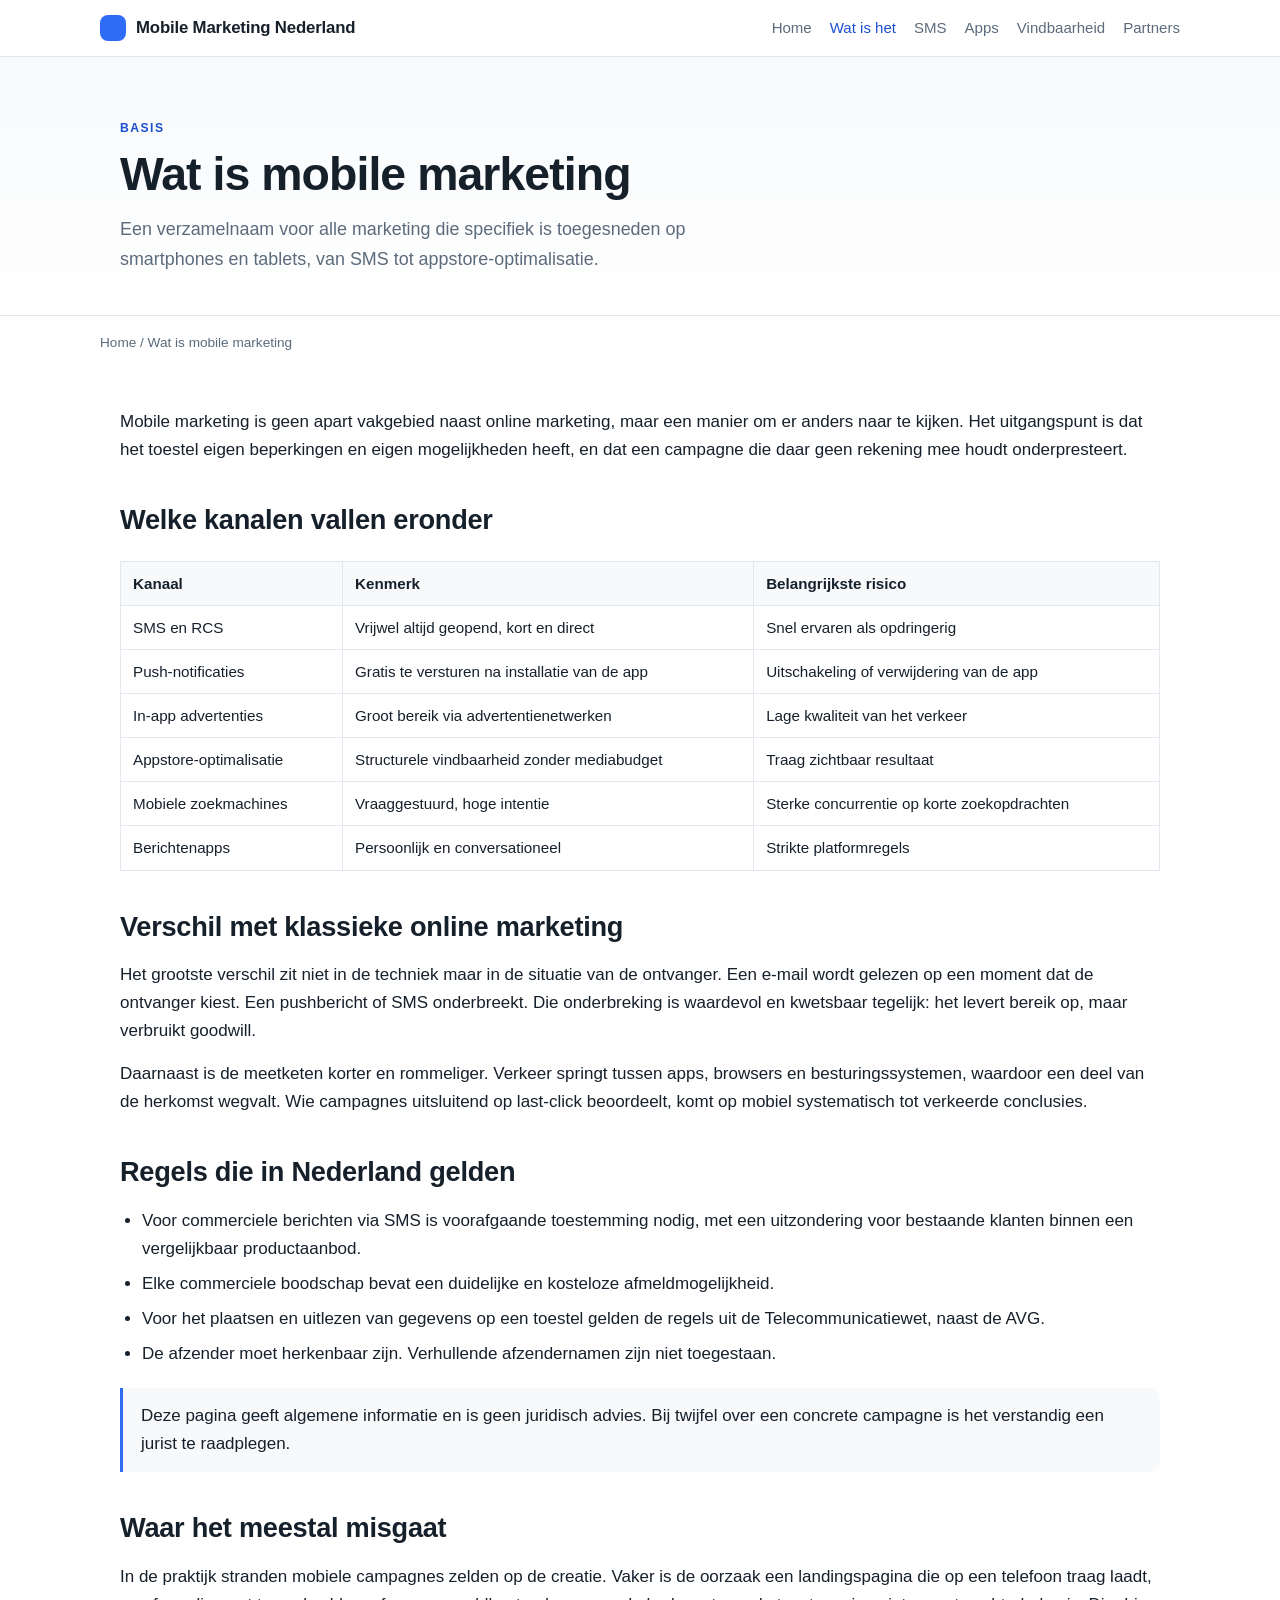
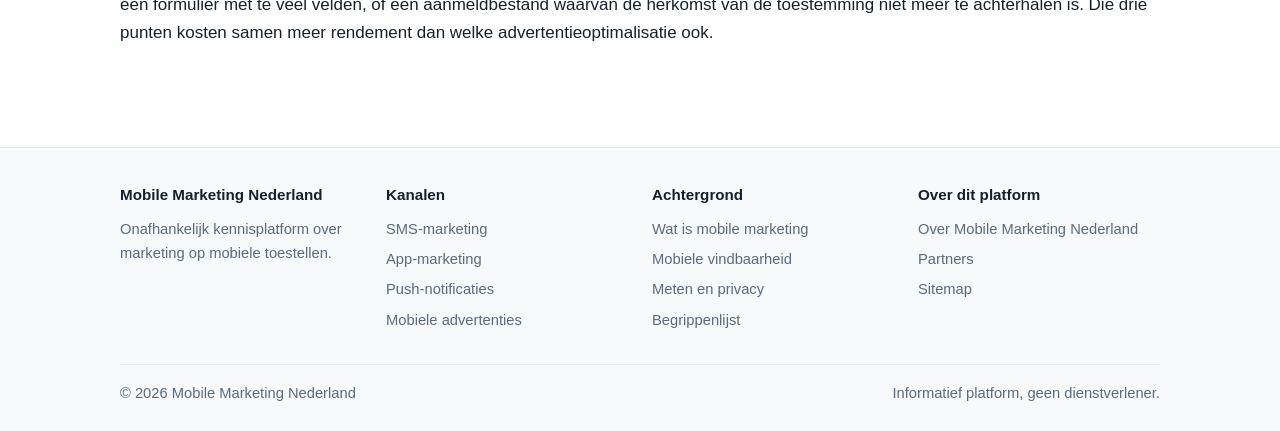
<file: wat-is-mobile-marketing.html>
<!doctype html>
<html lang="nl">
<head>
<meta charset="utf-8">
<meta name="viewport" content="width=device-width,initial-scale=1">
<title>Wat is mobile marketing? | Mobile Marketing Nederland</title>
<meta name="description" content="Uitleg over mobile marketing: welke kanalen eronder vallen, hoe het verschilt van klassieke online marketing en welke regels er gelden.">
<link rel="canonical" href="https://mobilemarketingnederland.nl/wat-is-mobile-marketing">
<meta name="robots" content="index,follow,max-image-preview:large">
<meta property="og:type" content="website">
<meta property="og:locale" content="nl_NL">
<meta property="og:site_name" content="Mobile Marketing Nederland">
<meta property="og:title" content="Wat is mobile marketing? | Mobile Marketing Nederland">
<meta property="og:description" content="Uitleg over mobile marketing: welke kanalen eronder vallen, hoe het verschilt van klassieke online marketing en welke regels er gelden.">
<meta property="og:url" content="https://mobilemarketingnederland.nl/wat-is-mobile-marketing">
<link rel="stylesheet" href="/style.css">
<script type="application/ld+json">{"@context": "https://schema.org", "@graph": [{"@type": "WebSite", "@id": "https://mobilemarketingnederland.nl/#website", "url": "https://mobilemarketingnederland.nl/", "name": "Mobile Marketing Nederland", "inLanguage": "nl-NL", "publisher": {"@id": "https://mobilemarketingnederland.nl/#org"}}, {"@type": "Organization", "@id": "https://mobilemarketingnederland.nl/#org", "name": "Mobile Marketing Nederland", "url": "https://mobilemarketingnederland.nl/", "description": "Onafhankelijk kennisplatform over marketing op mobiele toestellen."}, {"@type": "WebPage", "@id": "https://mobilemarketingnederland.nl/wat-is-mobile-marketing#page", "url": "https://mobilemarketingnederland.nl/wat-is-mobile-marketing", "name": "Wat is mobile marketing? | Mobile Marketing Nederland", "description": "Uitleg over mobile marketing: welke kanalen eronder vallen, hoe het verschilt van klassieke online marketing en welke regels er gelden.", "inLanguage": "nl-NL", "isPartOf": {"@id": "https://mobilemarketingnederland.nl/#website"}}]}</script>
</head>
<body>
<header class="top"><div class="wrap bar">
<a class="brand" href="/"><span class="dot"></span>Mobile Marketing Nederland</a>
<nav class="main"><ul><li><a href="/">Home</a></li><li><a href="/wat-is-mobile-marketing" aria-current="page">Wat is het</a></li><li><a href="/sms-marketing">SMS</a></li><li><a href="/app-marketing">Apps</a></li><li><a href="/mobiele-vindbaarheid">Vindbaarheid</a></li><li><a href="/partners">Partners</a></li></ul></nav>
</div></header>
<section class="hero"><div class="wrap">
<span class="eyebrow">Basis</span>
<h1>Wat is mobile marketing</h1>
<p class="lead">Een verzamelnaam voor alle marketing die specifiek is toegesneden op smartphones en tablets, van SMS tot appstore-optimalisatie.</p>
</div></section>
<div class="wrap crumb"><a href="/">Home</a> / Wat is mobile marketing</div>
<main><div class="wrap">
<section class="block">
<p>Mobile marketing is geen apart vakgebied naast online marketing, maar een manier om er anders naar te kijken. Het uitgangspunt is dat het toestel eigen beperkingen en eigen mogelijkheden heeft, en dat een campagne die daar geen rekening mee houdt onderpresteert.</p>

<h2>Welke kanalen vallen eronder</h2>
<div class="tablewrap"><table>
<tr><th>Kanaal</th><th>Kenmerk</th><th>Belangrijkste risico</th></tr>
<tr><td>SMS en RCS</td><td>Vrijwel altijd geopend, kort en direct</td><td>Snel ervaren als opdringerig</td></tr>
<tr><td>Push-notificaties</td><td>Gratis te versturen na installatie van de app</td><td>Uitschakeling of verwijdering van de app</td></tr>
<tr><td>In-app advertenties</td><td>Groot bereik via advertentienetwerken</td><td>Lage kwaliteit van het verkeer</td></tr>
<tr><td>Appstore-optimalisatie</td><td>Structurele vindbaarheid zonder mediabudget</td><td>Traag zichtbaar resultaat</td></tr>
<tr><td>Mobiele zoekmachines</td><td>Vraaggestuurd, hoge intentie</td><td>Sterke concurrentie op korte zoekopdrachten</td></tr>
<tr><td>Berichtenapps</td><td>Persoonlijk en conversationeel</td><td>Strikte platformregels</td></tr>
</table></div>

<h2>Verschil met klassieke online marketing</h2>
<p>Het grootste verschil zit niet in de techniek maar in de situatie van de ontvanger. Een e-mail wordt gelezen op een moment dat de ontvanger kiest. Een pushbericht of SMS onderbreekt. Die onderbreking is waardevol en kwetsbaar tegelijk: het levert bereik op, maar verbruikt goodwill.</p>
<p>Daarnaast is de meetketen korter en rommeliger. Verkeer springt tussen apps, browsers en besturingssystemen, waardoor een deel van de herkomst wegvalt. Wie campagnes uitsluitend op last-click beoordeelt, komt op mobiel systematisch tot verkeerde conclusies.</p>

<h2>Regels die in Nederland gelden</h2>
<ul class="body">
<li>Voor commerciele berichten via SMS is voorafgaande toestemming nodig, met een uitzondering voor bestaande klanten binnen een vergelijkbaar productaanbod.</li>
<li>Elke commerciele boodschap bevat een duidelijke en kosteloze afmeldmogelijkheid.</li>
<li>Voor het plaatsen en uitlezen van gegevens op een toestel gelden de regels uit de Telecommunicatiewet, naast de AVG.</li>
<li>De afzender moet herkenbaar zijn. Verhullende afzendernamen zijn niet toegestaan.</li>
</ul>
<div class="note"><p>Deze pagina geeft algemene informatie en is geen juridisch advies. Bij twijfel over een concrete campagne is het verstandig een jurist te raadplegen.</p></div>

<h2>Waar het meestal misgaat</h2>
<p>In de praktijk stranden mobiele campagnes zelden op de creatie. Vaker is de oorzaak een landingspagina die op een telefoon traag laadt, een formulier met te veel velden, of een aanmeldbestand waarvan de herkomst van de toestemming niet meer te achterhalen is. Die drie punten kosten samen meer rendement dan welke advertentieoptimalisatie ook.</p>
</section>
</div></main>
<footer><div class="wrap">
<div class="fgrid">
<div><h4>Mobile Marketing Nederland</h4><p>Onafhankelijk kennisplatform over marketing op mobiele toestellen.</p></div>
<div><h4>Kanalen</h4><ul><li><a href="/sms-marketing">SMS-marketing</a></li><li><a href="/app-marketing">App-marketing</a></li><li><a href="/push-notificaties">Push-notificaties</a></li><li><a href="/mobiele-advertenties">Mobiele advertenties</a></li></ul></div><div><h4>Achtergrond</h4><ul><li><a href="/wat-is-mobile-marketing">Wat is mobile marketing</a></li><li><a href="/mobiele-vindbaarheid">Mobiele vindbaarheid</a></li><li><a href="/meten-en-privacy">Meten en privacy</a></li><li><a href="/begrippenlijst">Begrippenlijst</a></li></ul></div><div><h4>Over dit platform</h4><ul><li><a href="/over">Over Mobile Marketing Nederland</a></li><li><a href="/partners">Partners</a></li><li><a href="/sitemap.xml">Sitemap</a></li></ul></div>
</div>
<div class="fbottom"><span>&copy; 2026 Mobile Marketing Nederland</span><span>Informatief platform, geen dienstverlener.</span></div>
</div></footer>
</body>
</html>
</file>
<file: style.css>
*,*::before,*::after{box-sizing:border-box}
:root{--bg:#ffffff;--fg:#16202b;--muted:#5b6b7c;--line:#e3e8ee;--card:#f7f9fb;--accent:#2f6df6;--accent-dark:#1b4fd0;--maxw:1080px}
html{-webkit-text-size-adjust:100%}
body{margin:0;background:var(--bg);color:var(--fg);font-family:-apple-system,BlinkMacSystemFont,"Segoe UI",Roboto,Helvetica,Arial,sans-serif;line-height:1.65;font-size:17px}
img{max-width:100%;height:auto}
a{color:var(--accent-dark)}
.wrap{max-width:var(--maxw);margin:0 auto;padding:0 20px}
header.top{border-bottom:1px solid var(--line);background:#fff;position:sticky;top:0;z-index:20}
.bar{display:flex;align-items:center;justify-content:space-between;gap:16px;padding:14px 0;flex-wrap:wrap}
.brand{display:flex;align-items:center;gap:10px;font-weight:700;font-size:1.05rem;text-decoration:none;color:var(--fg);letter-spacing:-.01em}
.brand .dot{width:26px;height:26px;border-radius:8px;background:var(--accent);display:inline-block;flex:0 0 auto}
nav.main ul{list-style:none;display:flex;flex-wrap:wrap;gap:4px 18px;margin:0;padding:0}
nav.main a{text-decoration:none;color:var(--muted);font-size:.94rem}
nav.main a:hover,nav.main a[aria-current]{color:var(--accent-dark)}
.hero{padding:56px 0 40px;border-bottom:1px solid var(--line);background:linear-gradient(180deg,var(--card),#fff)}
.hero h1{font-size:clamp(1.9rem,4.4vw,2.9rem);line-height:1.15;margin:0 0 14px;letter-spacing:-.02em}
.hero p.lead{font-size:1.12rem;color:var(--muted);max-width:62ch;margin:0}
.eyebrow{display:inline-block;font-size:.76rem;text-transform:uppercase;letter-spacing:.12em;color:var(--accent-dark);font-weight:700;margin-bottom:10px}
main{padding:40px 0 10px}
section.block{padding:14px 0 26px}
h2{font-size:clamp(1.35rem,2.6vw,1.7rem);margin:34px 0 12px;letter-spacing:-.01em}
h3{font-size:1.08rem;margin:22px 0 8px}
p{margin:0 0 14px}
ul.body,ol.body{margin:0 0 16px;padding-left:22px}
ul.body li,ol.body li{margin-bottom:7px}
.grid{display:grid;gap:18px;grid-template-columns:repeat(auto-fit,minmax(260px,1fr));margin:22px 0}
.card{border:1px solid var(--line);border-radius:12px;padding:20px;background:var(--card)}
.card h3{margin-top:0}
.card p{color:var(--muted);font-size:.96rem;margin-bottom:10px}
.card a.more{font-weight:600;text-decoration:none}
.card a.more:hover{text-decoration:underline}
table{border-collapse:collapse;width:100%;font-size:.95rem}
.tablewrap{overflow-x:auto;margin:18px 0}
th,td{border:1px solid var(--line);padding:9px 12px;text-align:left;vertical-align:top}
th{background:var(--card);font-weight:600}
.note{border-left:3px solid var(--accent);background:var(--card);padding:14px 18px;border-radius:0 10px 10px 0;margin:20px 0}
.note p:last-child{margin-bottom:0}
footer{margin-top:50px;border-top:1px solid var(--line);background:var(--card);padding:34px 0 26px;font-size:.92rem;color:var(--muted)}
.fgrid{display:grid;gap:24px;grid-template-columns:repeat(auto-fit,minmax(200px,1fr))}
footer h4{margin:0 0 10px;color:var(--fg);font-size:.95rem}
footer ul{list-style:none;margin:0;padding:0}
footer li{margin-bottom:6px}
footer a{color:var(--muted);text-decoration:none}
footer a:hover{color:var(--accent-dark)}
.fbottom{margin-top:26px;padding-top:16px;border-top:1px solid var(--line);display:flex;justify-content:space-between;gap:12px;flex-wrap:wrap}
.crumb{font-size:.85rem;color:var(--muted);padding:16px 0 0}
.crumb a{color:var(--muted);text-decoration:none}
@media (max-width:640px){.hero{padding:38px 0 30px}body{font-size:16px}}
</file>
